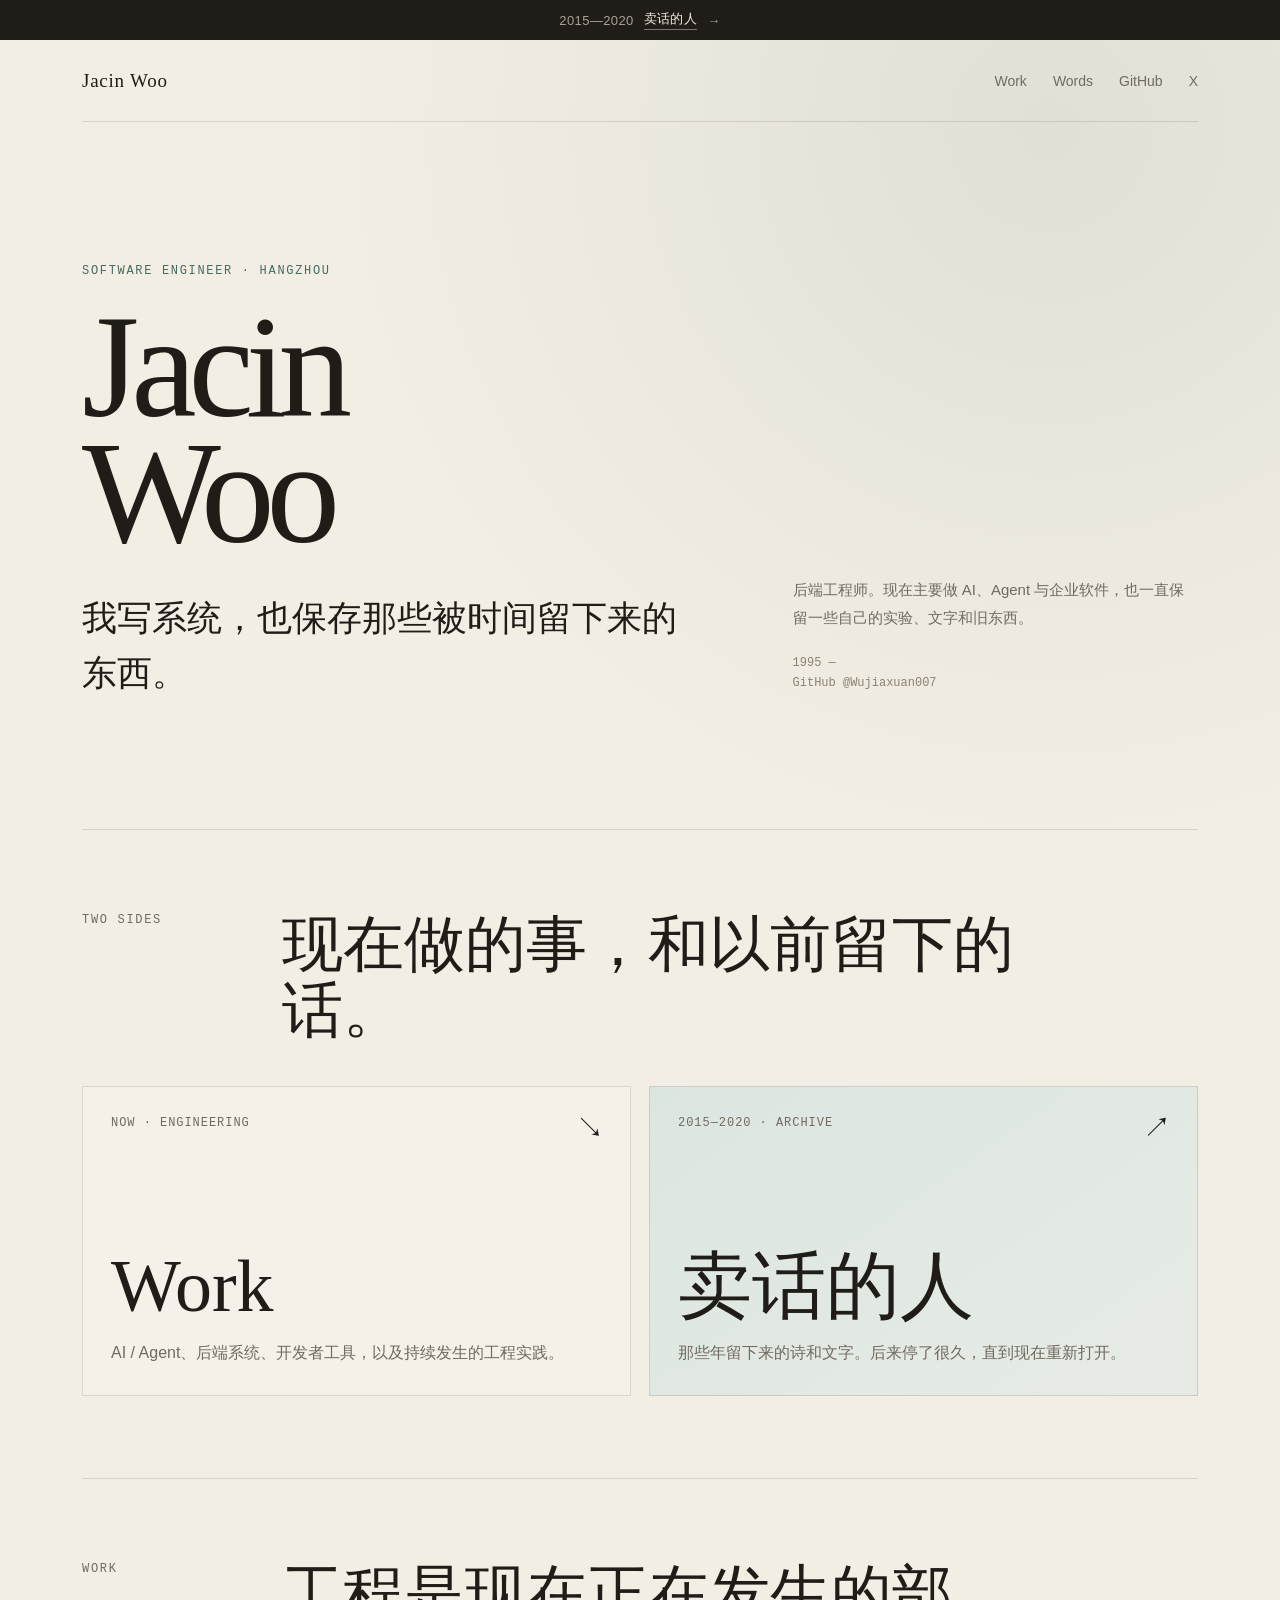
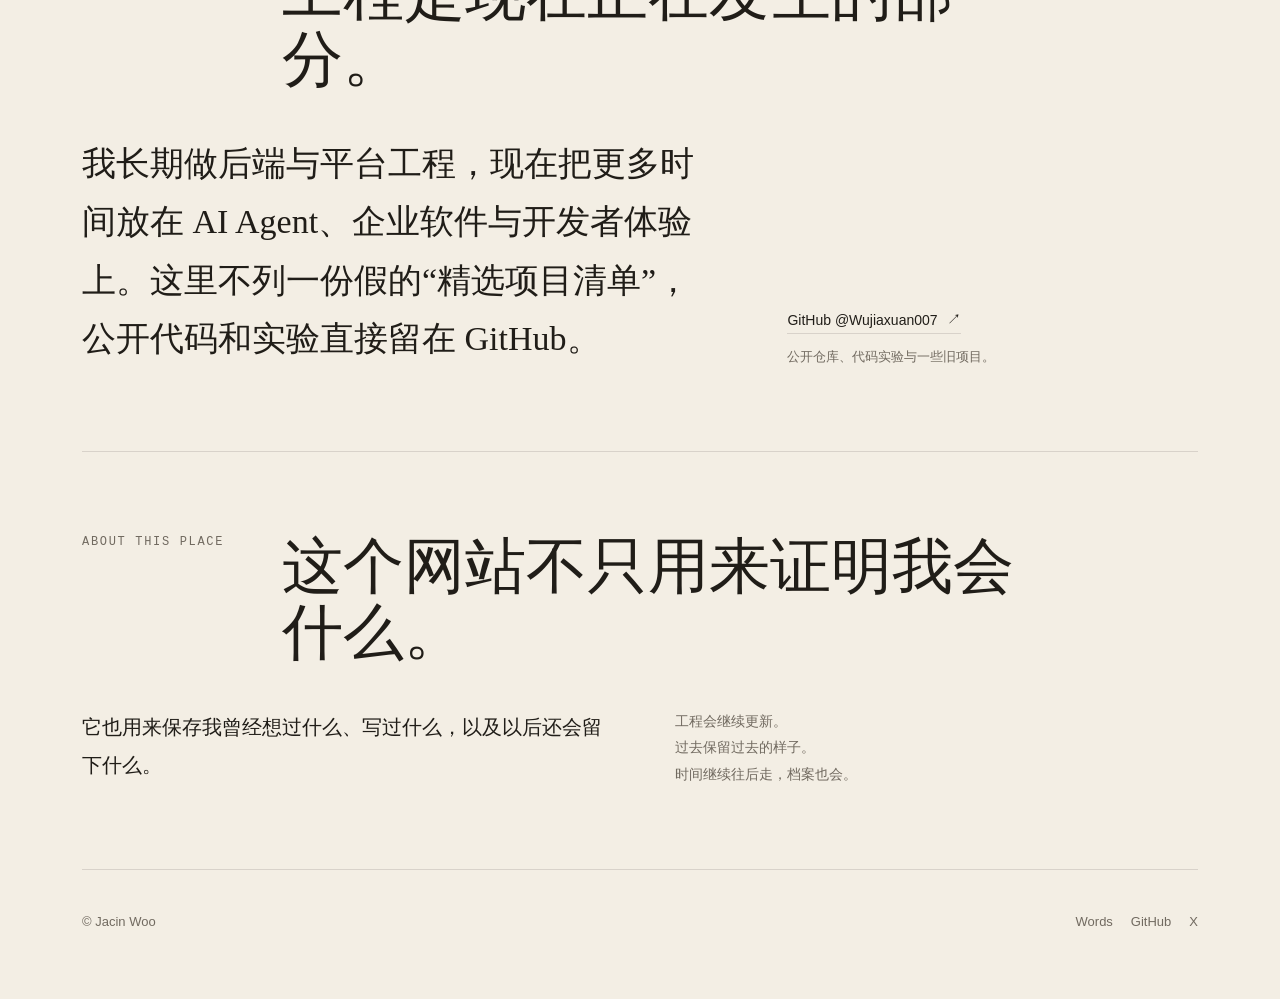
<file: index.html>
<!doctype html>
<html lang="zh-CN">
<head>
  <meta charset="utf-8" />
  <meta name="viewport" content="width=device-width,initial-scale=1" />
  <meta name="description" content="Jacin Woo 的个人主页。工程、文字，以及一些被时间留下来的东西。" />
  <meta property="og:title" content="Jacin Woo" />
  <meta property="og:description" content="工程、文字，以及一些被时间留下来的东西。" />
  <meta property="og:type" content="website" />
  <meta property="og:image" content="/og.png" />
  <title>Jacin Woo</title>
  <link rel="icon" href="/favicon.svg" />
  <style>
    :root{--paper:#f3eee4;--paper-2:#e9e1d3;--ink:#201d18;--muted:#716a60;--line:rgba(32,29,24,.13);--green:#456b61;--green-soft:#dce6e1;--serif:"Songti SC","STSong","Noto Serif SC",Georgia,serif;--sans:Inter,"PingFang SC","Microsoft YaHei",Arial,sans-serif;--mono:"SFMono-Regular",Consolas,monospace}
    *{box-sizing:border-box}html{scroll-behavior:smooth}body{margin:0;background:radial-gradient(circle at 82% 5%,rgba(77,111,101,.11),transparent 27%),var(--paper);color:var(--ink);font-family:var(--sans);-webkit-font-smoothing:antialiased}a{color:inherit;text-decoration:none}.archive-strip{display:flex;justify-content:center;align-items:center;gap:10px;min-height:40px;padding:8px 18px;background:var(--ink);color:var(--paper);font-size:13px;letter-spacing:.03em}.archive-strip span{opacity:.64}.archive-strip a{border-bottom:1px solid rgba(243,238,228,.42);padding-bottom:1px}.shell{max-width:1180px;margin:0 auto;padding:0 32px}.nav{height:82px;display:flex;align-items:center;justify-content:space-between;border-bottom:1px solid var(--line)}.name{font-family:var(--serif);font-size:19px;letter-spacing:.04em}.navlinks{display:flex;align-items:center;gap:26px;color:var(--muted);font-size:14px}.navlinks a:hover{color:var(--ink)}.hero{padding:clamp(86px,11vw,158px) 0 clamp(88px,10vw,142px)}.hero-grid{display:grid;grid-template-columns:minmax(0,1.2fr) minmax(260px,.8fr);gap:clamp(44px,8vw,116px);align-items:end}.eyebrow{margin:0 0 24px;color:var(--green);font:12px/1.4 var(--mono);letter-spacing:.14em;text-transform:uppercase}h1{font-family:var(--serif);font-weight:400;font-size:clamp(70px,11.5vw,150px);line-height:.86;letter-spacing:-.055em;margin:0}.hero-copy{max-width:720px;margin:34px 0 0;font-family:var(--serif);font-size:clamp(22px,2.8vw,35px);line-height:1.58}.hero-side{padding-bottom:8px}.hero-side p{margin:0;color:var(--muted);font-size:15px;line-height:1.9}.hero-side .small{margin-top:20px;font:12px/1.7 var(--mono);color:#8a8175}.section{padding:82px 0;border-top:1px solid var(--line)}.section-head{display:grid;grid-template-columns:170px 1fr;gap:30px;margin-bottom:42px}.section-kicker{font:12px/1.4 var(--mono);letter-spacing:.14em;color:var(--muted);text-transform:uppercase}.section-title{font-family:var(--serif);font-weight:400;font-size:clamp(34px,5vw,61px);line-height:1.08;margin:0;max-width:790px}.doors{display:grid;grid-template-columns:1fr 1fr;gap:18px}.door{position:relative;min-height:310px;border:1px solid var(--line);padding:28px;display:flex;flex-direction:column;justify-content:space-between;transition:.22s ease;background:rgba(255,255,255,.16)}.door:hover{transform:translateY(-3px);background:rgba(255,255,255,.4)}.door.words{background:linear-gradient(145deg,var(--green-soft),#e7ebe5)}.door .meta{font:12px/1.4 var(--mono);color:var(--muted);letter-spacing:.08em}.door h3{font-family:var(--serif);font-weight:400;font-size:clamp(42px,6vw,74px);line-height:1;margin:0 0 16px}.door p{max-width:480px;color:var(--muted);line-height:1.75;margin:0}.door .arrow{font-size:28px;position:absolute;right:26px;top:22px}.work-note{display:grid;grid-template-columns:minmax(0,1.2fr) minmax(240px,.8fr);gap:clamp(36px,7vw,100px);align-items:end}.work-note p{margin:0;font-family:var(--serif);font-size:clamp(22px,2.8vw,34px);line-height:1.72}.work-links{display:flex;flex-direction:column;gap:12px;align-items:flex-start}.work-links a{display:inline-flex;align-items:center;gap:9px;padding-bottom:4px;border-bottom:1px solid var(--line);font-size:14px}.work-links small{color:var(--muted);line-height:1.7}.about-grid{display:grid;grid-template-columns:1fr 1fr;gap:70px}.about-grid p{margin:0;font-family:var(--serif);font-size:20px;line-height:1.9}.about-grid .facts{font-family:var(--sans);font-size:14px;color:var(--muted);line-height:1.9}.footer{padding:44px 0 70px;border-top:1px solid var(--line);display:flex;justify-content:space-between;gap:24px;color:var(--muted);font-size:13px}.footer-links{display:flex;gap:18px}@media(max-width:780px){.shell{padding:0 20px}.nav{height:70px}.navlinks{gap:16px}.navlinks .optional{display:none}.hero{padding:72px 0 82px}.hero-grid,.work-note{grid-template-columns:1fr;gap:46px}.hero-copy{margin-top:28px}.section{padding:62px 0}.section-head{grid-template-columns:1fr;gap:14px}.doors{grid-template-columns:1fr}.door{min-height:250px}.about-grid{grid-template-columns:1fr;gap:34px}.footer{flex-direction:column}.archive-strip{justify-content:flex-start;overflow:hidden;white-space:nowrap}}
  </style>
</head>
<body>
  <div class="archive-strip">
    <span>2015—2020</span>
    <a href="/words/">卖话的人</a>
    <span>→</span>
  </div>

  <div class="shell">
    <nav class="nav" aria-label="Primary navigation">
      <a class="name" href="/">Jacin Woo</a>
      <div class="navlinks">
        <a href="#work">Work</a>
        <a href="/words/">Words</a>
        <a class="optional" href="https://github.com/Wujiaxuan007">GitHub</a>
        <a class="optional" href="https://x.com/JsonWoo">X</a>
      </div>
    </nav>

    <main>
      <section class="hero">
        <div class="hero-grid">
          <div>
            <p class="eyebrow">Software engineer · Hangzhou</p>
            <h1>Jacin<br>Woo</h1>
            <p class="hero-copy">我写系统，也保存那些被时间留下来的东西。</p>
          </div>
          <div class="hero-side">
            <p>后端工程师。现在主要做 AI、Agent 与企业软件，也一直保留一些自己的实验、文字和旧东西。</p>
            <p class="small">1995 —<br>GitHub @Wujiaxuan007</p>
          </div>
        </div>
      </section>

      <section class="section" aria-labelledby="two-sides">
        <div class="section-head">
          <div class="section-kicker">Two sides</div>
          <h2 class="section-title" id="two-sides">现在做的事，和以前留下的话。</h2>
        </div>
        <div class="doors">
          <a class="door" href="#work">
            <span class="arrow">↘</span>
            <div class="meta">NOW · ENGINEERING</div>
            <div><h3>Work</h3><p>AI / Agent、后端系统、开发者工具，以及持续发生的工程实践。</p></div>
          </a>
          <a class="door words" href="/words/">
            <span class="arrow">↗</span>
            <div class="meta">2015—2020 · ARCHIVE</div>
            <div><h3>卖话的人</h3><p>那些年留下来的诗和文字。后来停了很久，直到现在重新打开。</p></div>
          </a>
        </div>
      </section>

      <section class="section" id="work" aria-labelledby="work-title">
        <div class="section-head">
          <div class="section-kicker">Work</div>
          <h2 class="section-title" id="work-title">工程是现在正在发生的部分。</h2>
        </div>
        <div class="work-note">
          <p>我长期做后端与平台工程，现在把更多时间放在 AI Agent、企业软件与开发者体验上。这里不列一份假的“精选项目清单”，公开代码和实验直接留在 GitHub。</p>
          <div class="work-links">
            <a href="https://github.com/Wujiaxuan007">GitHub @Wujiaxuan007 <span>↗</span></a>
            <small>公开仓库、代码实验与一些旧项目。</small>
          </div>
        </div>
      </section>

      <section class="section" aria-labelledby="about-title">
        <div class="section-head">
          <div class="section-kicker">About this place</div>
          <h2 class="section-title" id="about-title">这个网站不只用来证明我会什么。</h2>
        </div>
        <div class="about-grid">
          <p>它也用来保存我曾经想过什么、写过什么，以及以后还会留下什么。</p>
          <p class="facts">工程会继续更新。<br>过去保留过去的样子。<br>时间继续往后走，档案也会。</p>
        </div>
      </section>
    </main>

    <footer class="footer">
      <div>© Jacin Woo</div>
      <div class="footer-links"><a href="/words/">Words</a><a href="https://github.com/Wujiaxuan007">GitHub</a><a href="https://x.com/JsonWoo">X</a></div>
    </footer>
  </div>
</body>
</html>
</file>
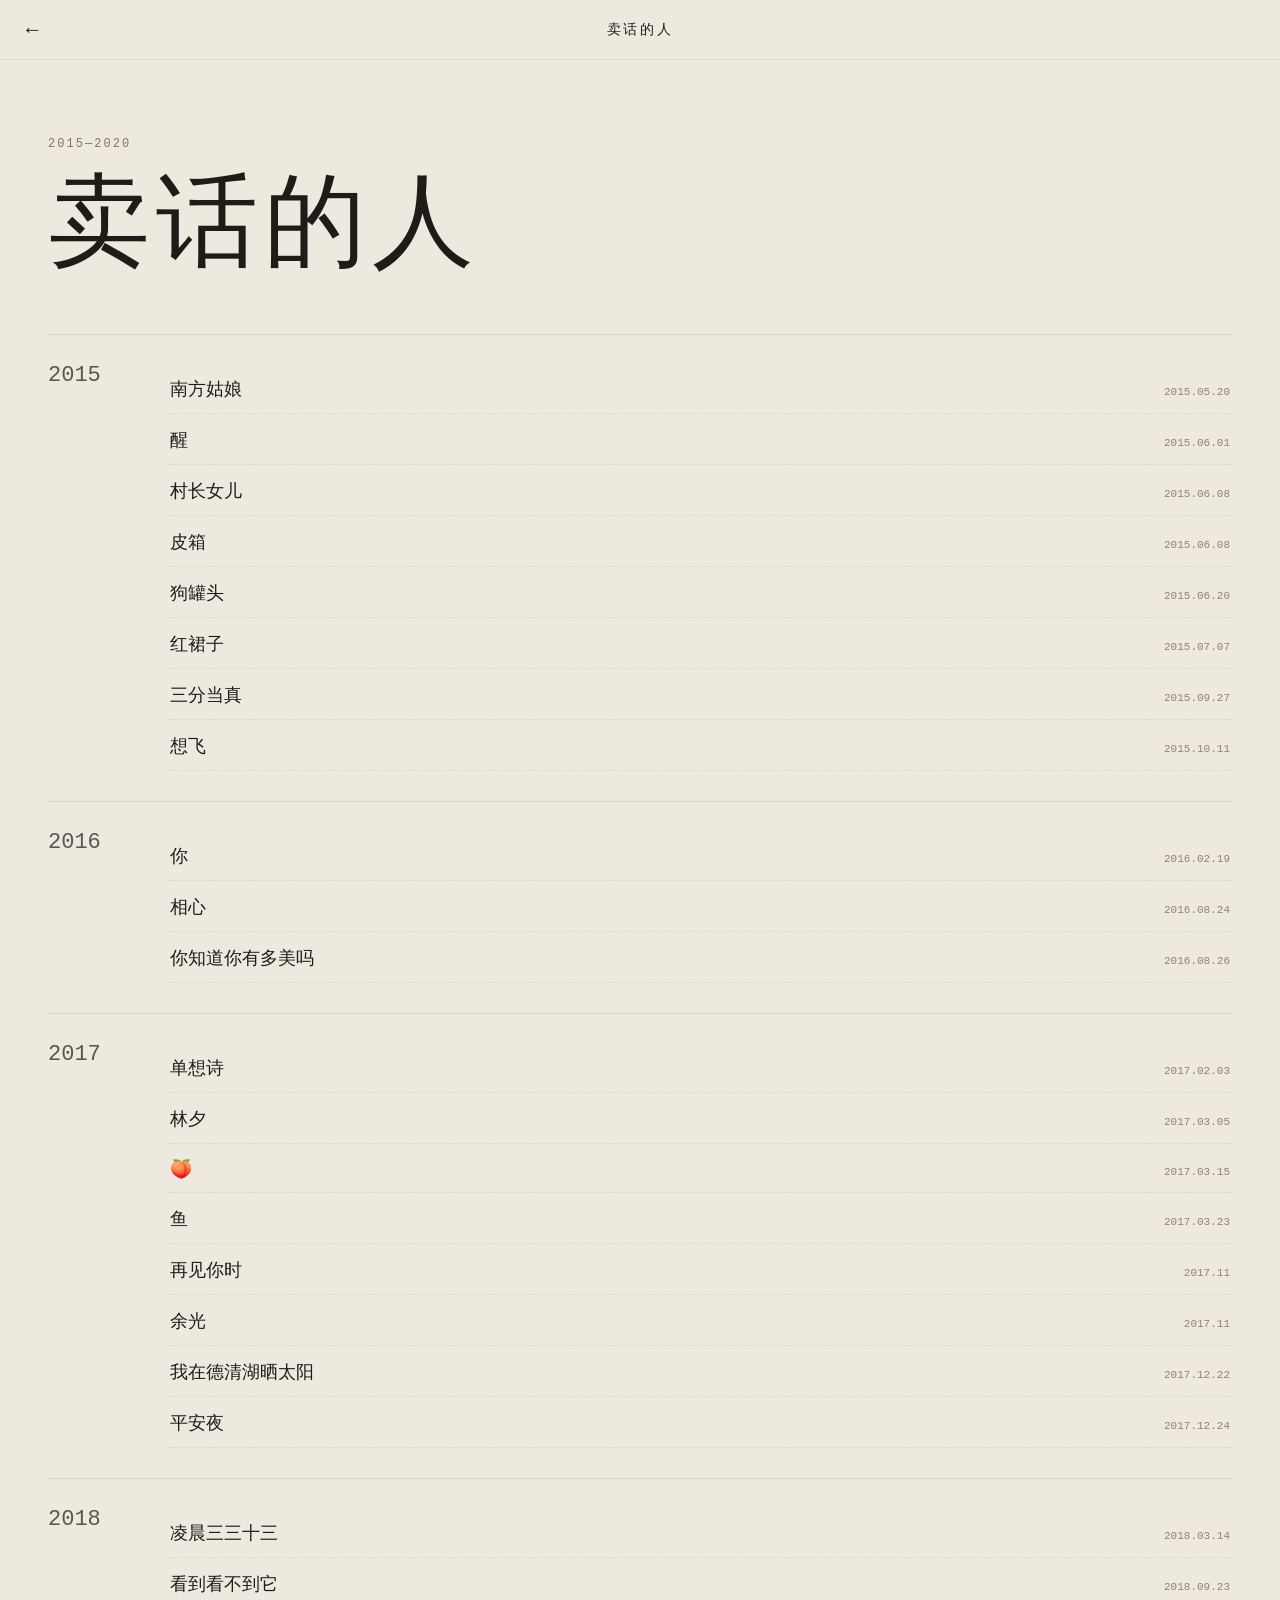
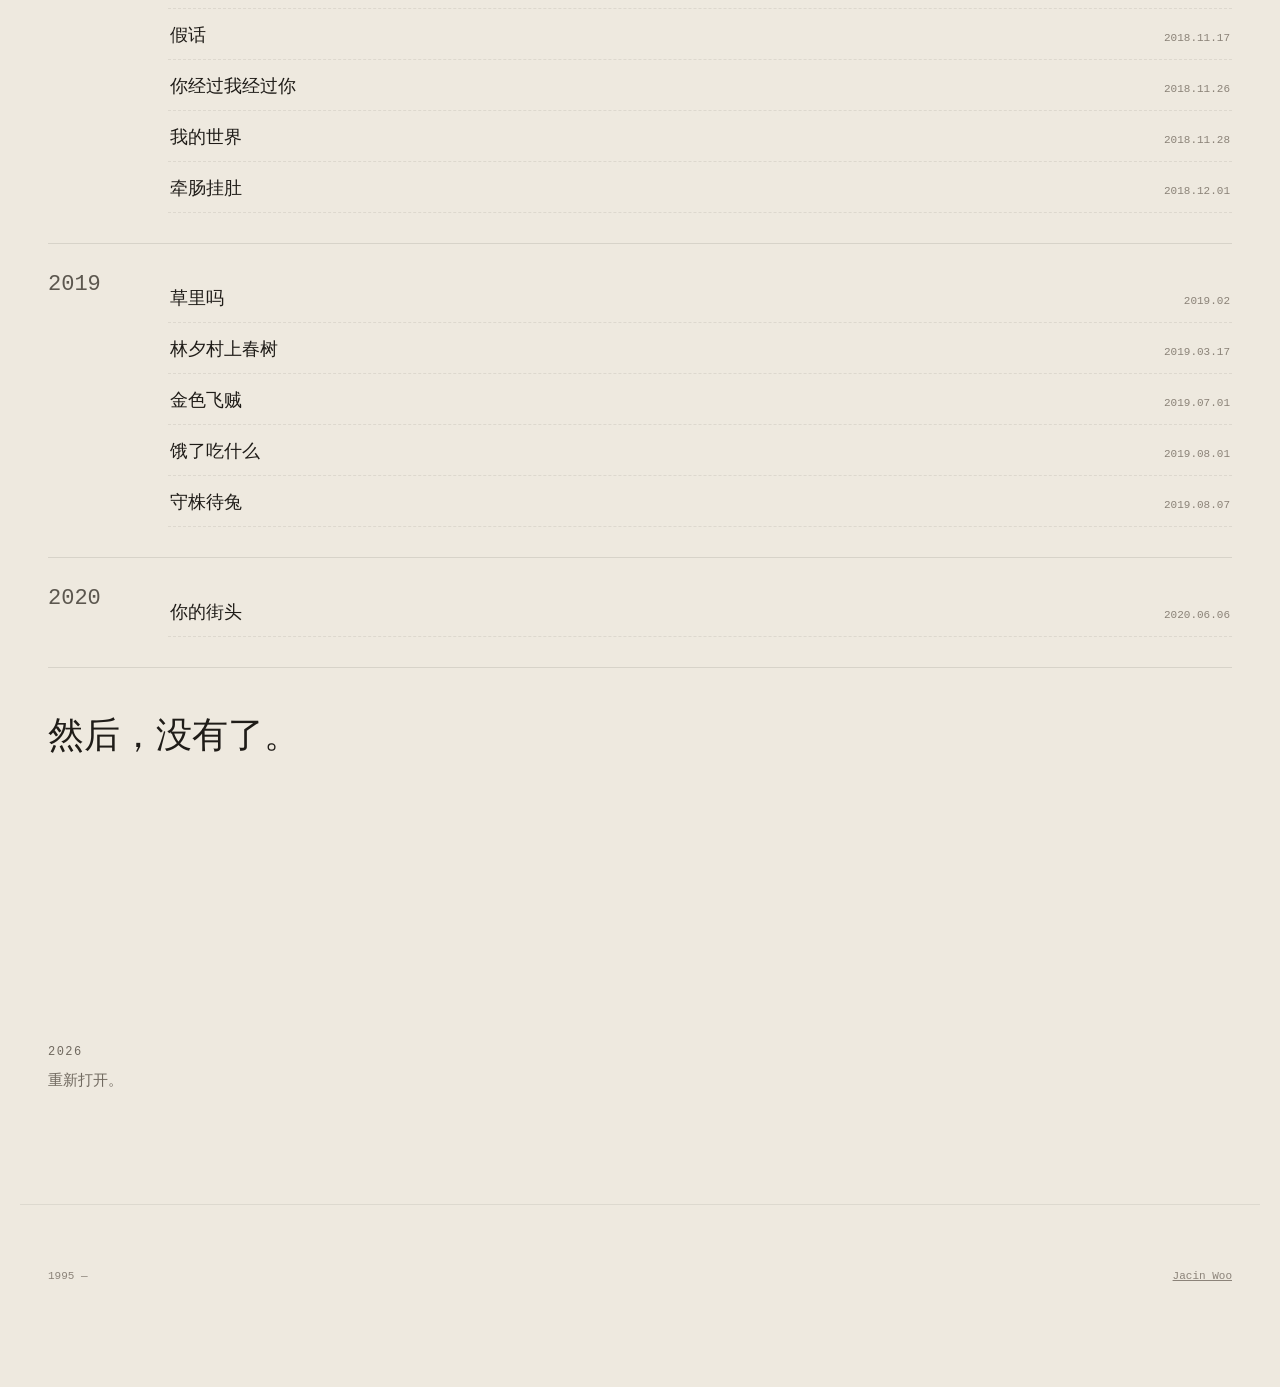
<file: words/index.html>
<!doctype html>
<html lang="zh-CN">
<head>
  <meta charset="utf-8" />
  <meta name="viewport" content="width=device-width,initial-scale=1" />
  <meta name="description" content="卖话的人 · 2015—2020 文字档案" />
  <title>卖话的人 · 2015—2020</title>
  <link rel="stylesheet" href="./styles.css" />
  <link rel="stylesheet" href="./reading.css" />
  <link rel="stylesheet" href="./stats.css?v=20260915-3" />
</head>
<body>
  <header class="masthead">
    <a class="back" href="/" aria-label="返回主页">←</a>
    <div class="brand">卖话的人</div>
    <button class="index-toggle" id="indexToggle" type="button" aria-expanded="false">目录</button>
  </header>

  <main>
    <section class="hero" id="top">
      <p class="eyebrow">2015—2020</p>
      <h1>卖话的人</h1>
    </section>

    <section class="archive-layout" aria-label="作品档案">
      <div class="catalog-pane">
        <section class="timeline" id="timeline" aria-label="作品时间线"></section>
        <section class="afterword" aria-label="时间线结尾">
          <p class="then">然后，没有了。</p>
          <div class="silence" aria-hidden="true"></div>
          <p class="reopen"><span>2026</span>重新打开。</p>
        </section>
      </div>

      <section class="reader" id="reader" aria-live="polite"></section>
    </section>

    <footer class="footer">
      <p>1995 —</p>
      <p><a href="/">Jacin Woo</a></p>
    </footer>
  </main>

  <aside class="drawer" id="drawer" aria-hidden="true">
    <div class="drawer-head">
      <strong>作品目录</strong>
      <button id="drawerClose" type="button" aria-label="关闭目录">×</button>
    </div>
    <nav id="drawerList"></nav>
  </aside>
  <div class="scrim" id="scrim" hidden></div>

  <script src="./app.js"></script>
  <script src="./source-audit.js"></script>
  <script src="./stats.js?v=20260915-4"></script>
  <script>
    const desktopReading = window.matchMedia('(min-width: 901px)');
    let catalogPageScroll = 0;

    function markActiveWork(id) {
      document.querySelectorAll('[data-id].is-active').forEach(el => el.classList.remove('is-active'));
      if (!id) return;
      document.querySelectorAll(`[data-id="${CSS.escape(id)}"]`).forEach(el => el.classList.add('is-active'));
    }

    function enterReading(id, push = true) {
      if (!id) return;
      const firstDesktopOpen = desktopReading.matches && !document.body.classList.contains('reading');
      if (firstDesktopOpen) catalogPageScroll = window.scrollY;

      document.body.classList.add('reading');
      const originalScrollIntoView = reader.scrollIntoView;
      reader.scrollIntoView = function () {};
      showWork(id, push);
      reader.scrollIntoView = originalScrollIntoView;
      markActiveWork(id);

      if (desktopReading.matches) {
        requestAnimationFrame(() => {
          window.scrollTo(0, 0);
          reader.scrollTop = 0;
          const active = document.querySelector('.catalog-pane [data-id].is-active');
          if (firstDesktopOpen && active) {
            active.scrollIntoView({block:'center', inline:'nearest'});
          }
        });
      } else {
        document.querySelector('#reader').scrollIntoView({behavior:'smooth', block:'start'});
      }
    }

    function leaveReading(push = true) {
      const wasDesktop = desktopReading.matches;
      document.body.classList.remove('reading');
      markActiveWork(null);
      if (push) history.pushState({}, '', location.pathname);

      if (wasDesktop) {
        requestAnimationFrame(() => window.scrollTo({top: catalogPageScroll, behavior:'auto'}));
      } else {
        document.querySelector('#top').scrollIntoView({behavior:'smooth', block:'start'});
      }
    }

    document.addEventListener('click', function (event) {
      const link = event.target.closest('[data-id]');
      if (link) {
        event.preventDefault();
        event.stopImmediatePropagation();
        enterReading(link.dataset.id, true);
        return;
      }

      const action = event.target.closest('[data-action="back"]');
      if (action) {
        event.preventDefault();
        event.stopImmediatePropagation();
        leaveReading(true);
      }
    }, true);

    window.addEventListener('popstate', function () {
      const id = location.hash.slice(1);
      if (id) enterReading(id, false);
      else leaveReading(false);
    });

    const initialId = location.hash.slice(1);
    if (initialId) enterReading(initialId, false);
  </script>
</body>
</html>
</file>
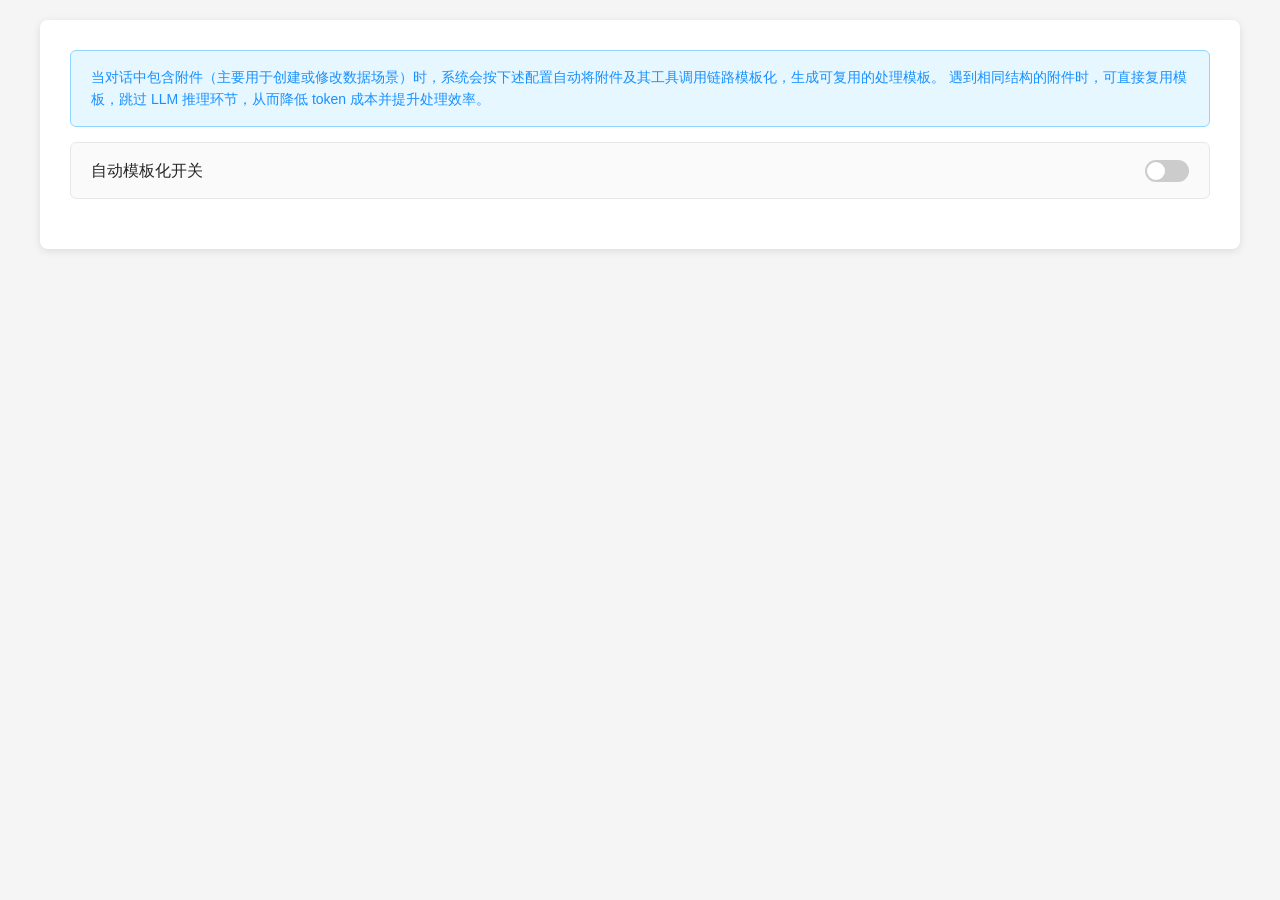
<file: attachment_template_config.html>
<!DOCTYPE html>
<html lang="zh-CN">
<head>
    <meta charset="UTF-8">
    <meta name="viewport" content="width=device-width, initial-scale=1.0">
    <title>附件自动模板化配置</title>
    <style>
        * {
            margin: 0;
            padding: 0;
            box-sizing: border-box;
        }

        body {
            font-family: -apple-system, BlinkMacSystemFont, 'Segoe UI', 'PingFang SC', 'Hiragino Sans GB', 'Microsoft YaHei', 'Helvetica Neue', Helvetica, Arial, sans-serif;
            background: #f5f5f5;
            color: #333;
            line-height: 1.6;
            padding: 20px;
        }

        .container {
            max-width: 1200px;
            margin: 0 auto;
            background: white;
            border-radius: 8px;
            box-shadow: 0 2px 8px rgba(0, 0, 0, 0.1);
            padding: 30px;
        }

        .function-description {
            padding: 15px 20px;
            background: #e6f7ff;
            border: 1px solid #91d5ff;
            border-radius: 6px;
            margin-bottom: 15px;
        }

        .function-description-text {
            font-size: 14px;
            color: #1890ff;
            font-weight: 500;
            line-height: 1.6;
        }

        .switch-container {
            display: flex;
            align-items: center;
            justify-content: space-between;
            padding: 15px 20px;
            background: #fafafa;
            border: 1px solid #e8e8e8;
            border-radius: 6px;
            margin-bottom: 20px;
        }

        .switch-label {
            font-size: 16px;
            font-weight: 500;
            color: #262626;
        }

        .switch {
            position: relative;
            display: inline-block;
            width: 44px;
            height: 22px;
        }

        .switch input {
            opacity: 0;
            width: 0;
            height: 0;
        }

        .slider {
            position: absolute;
            cursor: pointer;
            top: 0;
            left: 0;
            right: 0;
            bottom: 0;
            background-color: #ccc;
            transition: .4s;
            border-radius: 22px;
        }

        .slider:before {
            position: absolute;
            content: "";
            height: 18px;
            width: 18px;
            left: 2px;
            bottom: 2px;
            background-color: white;
            transition: .4s;
            border-radius: 50%;
        }

        input:checked + .slider {
            background-color: #1890ff;
        }

        input:checked + .slider:before {
            transform: translateX(22px);
        }

        .config-content-wrapper {
            display: none;
        }

        .config-content-wrapper.show {
            display: block;
        }

        .section {
            margin-bottom: 40px;
        }

        .section-title {
            font-size: 18px;
            font-weight: 600;
            margin-bottom: 20px;
            color: #1a1a1a;
            display: flex;
            align-items: center;
            gap: 10px;
        }

        .section-title .tooltip {
            width: 450px;
            bottom: auto;
            top: calc(100% + 8px);
        }

        .section-title .tooltip::after {
            top: auto;
            bottom: 100%;
            border-top-color: transparent;
            border-bottom-color: #333;
        }

        .section-title::before {
            content: '';
            width: 4px;
            height: 18px;
            background: #1890ff;
            border-radius: 2px;
        }

        .section-subtitle {
            font-size: 16px;
            font-weight: 500;
            margin-bottom: 15px;
            color: #595959;
            margin-top: 25px;
        }

        .config-group {
            background: #fafafa;
            border: 1px solid #e8e8e8;
            border-radius: 6px;
            padding: 20px;
            margin-bottom: 20px;
        }

        .config-item {
            display: flex;
            align-items: center;
            margin-bottom: 20px;
            padding-bottom: 20px;
            border-bottom: 1px solid #f0f0f0;
        }

        .config-item:last-child {
            margin-bottom: 0;
            padding-bottom: 0;
            border-bottom: none;
        }

        .config-label {
            flex: 0 0 auto;
            min-width: 240px;
            font-weight: 500;
            color: #262626;
            margin-right: 20px;
            white-space: nowrap;
        }

        .config-label .required {
            color: #ff4d4f;
            margin-left: 4px;
        }

        .config-content {
            flex: 1;
            display: flex;
            align-items: center;
            gap: 12px;
        }

        .config-description {
            display: none;
        }

        .help-icon {
            display: inline-block;
            width: 16px;
            height: 16px;
            line-height: 16px;
            text-align: center;
            border-radius: 50%;
            background: #e6f7ff;
            color: #1890ff;
            font-size: 12px;
            cursor: help;
            margin-left: 6px;
            vertical-align: middle;
            position: relative;
        }

        .help-icon:hover .tooltip {
            visibility: visible;
            opacity: 1;
        }

        .tooltip {
            visibility: hidden;
            opacity: 0;
            position: absolute;
            bottom: calc(100% + 8px);
            left: 50%;
            transform: translateX(-50%);
            background-color: #333;
            color: #fff;
            text-align: left;
            padding: 10px 12px;
            border-radius: 6px;
            font-size: 13px;
            white-space: normal;
            width: 320px;
            max-width: 90vw;
            z-index: 1000;
            transition: opacity 0.3s, visibility 0.3s;
            box-shadow: 0 2px 8px rgba(0, 0, 0, 0.15);
            line-height: 1.6;
            word-wrap: break-word;
        }

        .tooltip::after {
            content: "";
            position: absolute;
            top: 100%;
            left: 50%;
            transform: translateX(-50%);
            border: 6px solid transparent;
            border-top-color: #333;
        }

        .help-icon {
            position: relative;
        }

        .config-input-group {
            display: flex;
            align-items: center;
            gap: 10px;
        }

        input[type="number"] {
            width: 150px;
            padding: 8px 12px;
            border: 1px solid #d9d9d9;
            border-radius: 4px;
            font-size: 14px;
            transition: all 0.3s;
        }

        input[type="number"]:focus {
            outline: none;
            border-color: #1890ff;
            box-shadow: 0 0 0 2px rgba(24, 144, 255, 0.2);
        }

        .config-unit {
            color: #8c8c8c;
            font-size: 14px;
        }


        .tips-box {
            background: #e6f7ff;
            border: 1px solid #91d5ff;
            border-radius: 6px;
            padding: 15px;
            margin-top: 10px;
            margin-bottom: 20px;
        }

        .tips-title {
            font-weight: 600;
            color: #0050b3;
            margin-bottom: 10px;
            display: flex;
            align-items: center;
            gap: 8px;
        }

        .tips-title::before {
            content: '💡';
            font-size: 16px;
        }

        .tips-content {
            color: #0050b3;
            font-size: 14px;
            line-height: 1.8;
        }

        .tips-content ul {
            margin-left: 20px;
            margin-top: 8px;
        }

        .tips-content li {
            margin-bottom: 6px;
        }

        .divider {
            height: 1px;
            background: #e8e8e8;
            margin: 30px 0;
        }

        .button-group {
            display: flex;
            justify-content: flex-end;
            gap: 12px;
            margin-top: 30px;
            padding-top: 20px;
            border-top: 1px solid #e8e8e8;
        }

        button {
            padding: 8px 24px;
            border: none;
            border-radius: 4px;
            font-size: 14px;
            cursor: pointer;
            transition: all 0.3s;
        }

        .btn-primary {
            background: #1890ff;
            color: white;
        }

        .btn-primary:hover {
            background: #40a9ff;
        }

        .btn-default {
            background: white;
            color: #262626;
            border: 1px solid #d9d9d9;
        }

        .btn-default:hover {
            border-color: #40a9ff;
            color: #40a9ff;
        }

    </style>
</head>
<body>
    <div class="container">
        <!-- 功能描述 -->
        <div class="function-description">
            <div class="function-description-text">当对话中包含附件（主要用于创建或修改数据场景）时，系统会按下述配置自动将附件及其工具调用链路模板化，生成可复用的处理模板。
                遇到相同结构的附件时，可直接复用模板，跳过 LLM 推理环节，从而降低 token 成本并提升处理效率。</div>
        </div>

        <!-- 总开关 -->
        <div class="switch-container">
            <span class="switch-label">自动模板化开关</span>
            <label class="switch">
                <input type="checkbox" id="mainSwitch" onchange="toggleConfig()">
                <span class="slider"></span>
            </label>
        </div>

        <!-- 配置内容 -->
        <div class="config-content-wrapper" id="configContent">
        <!-- 一、附件和调用链路模板化触发保存条件 -->
        <div class="section">
            <div class="section-title">
                调用链路模板化触发保存条件
                <span class="help-icon">?
                    <span class="tooltip">
                        表格附件 vs 非表格附件的区别：<br><br>
                        <strong>表格附件（Excel等）：</strong><br>
                        结构清晰，可直接读取列名和数据结构，处理效率高，适合将附件和调用链路模板化。<br><br>
                        <strong>非表格附件（PDF/图片/文档等）：</strong><br>
                        需要调用 LLM 提取结构信息，处理成本较高。对于简单任务，模板化的优化效果有限，因此需要更高的触发阈值（≥2次工具调用）才保存为临时模板，避免为简单任务创建不必要的模板。
                    </span>
                </span>
            </div>
            <!-- <div class="section-subtitle">Attachment Handling Rules</div> -->
            
            <div class="config-group">
                <div class="config-item">
                    <div class="config-label">
                        表格类附件触发条件
                        <span class="required">*</span>
                        <span class="help-icon">?
                            <span class="tooltip">说明：当上传的 <strong>表格附件</strong> 在处理过程中需要调用的工具数量 <strong>超过该值</strong> 时，系统会自动将附件和整个工具调用链路保存为临时模板。</span>
                        </span>
                    </div>
                    <div class="config-content">
                        <div class="config-input-group">
                            <input type="number" id="excel_tool_threshold" value="1" min="0" step="1">
                            <span class="config-unit">次</span>
                        </div>
                    </div>
                </div>

                <div class="config-item">
                    <div class="config-label">
                        非表格类附件触发条件
                        <span class="required">*</span>
                        <span class="help-icon">?
                            <span class="tooltip">说明：当附件为 <strong>非表格类型（PDF / 图片 / 文档等）</strong>，在处理过程中调用的工具数量 <strong>大于或等于该值</strong> 时，会自动将附件和整个工具调用链路保存为临时模板。</span>
                        </span>
                    </div>
                    <div class="config-content">
                        <div class="config-input-group">
                            <input type="number" id="non_excel_tool_threshold" value="2" min="0" step="1">
                            <span class="config-unit">次</span>
                        </div>
                    </div>
                </div>
            </div>
        </div>

        <div class="divider"></div>

        <!-- 二、临时模板转持久化策略 -->
        <div class="section">
            <div class="section-title">
                临时模板转持久化策略
                <span class="help-icon">?
                    <span class="tooltip">
                        临时模板用于观察附件和调用链路的处理模式，只有被多次使用的才会转为持久化模板，避免为一次性需求创建不必要的模板。
                    </span>
                </span>
            </div>
            <!-- <div class="section-subtitle">Temporary Template → Persistent Template Policy</div> -->
            
            <div class="config-group">
                <div class="config-item" style="align-items: flex-start;">
                    <div class="config-content" style="flex: 1; display: flex; align-items: center; gap: 12px; flex-wrap: wrap;">
                        <!-- <span class="required">*</span>
                        <span class="help-icon">?
                            <span class="tooltip">说明：在统计周期内，临时模板被使用的次数 <strong>超过该值</strong> 时，会自动转为持久化模板。统计周期内的使用次数将作为是否升级为持久化模板的依据。</span>
                        </span> -->
                        <div class="config-input-group" style="display: flex; align-items: center; gap: 8px; flex-wrap: wrap;">
                            <input type="number" id="temp_template_stat_days" value="15" min="1" step="1" style="width: 80px;">
                            <span>天内，临时模版使用次数超过</span>
                            <input type="number" id="temp_template_usage_threshold" value="3" min="1" step="1" style="width: 80px;">
                            <span>次自动持久化，不满足的会自动清理</span>
                        </div>
                    </div>
                </div>
            </div>
        </div>

        <div class="divider"></div>

        <!-- 三、持久化模板清理规则 -->
        <div class="section">
            <div class="section-title">持久化模板清理规则</div>
            <!-- <div class="section-subtitle">Persistent Template Cleanup Rules</div> -->
            
            <div class="config-group">
                <div class="config-item">
                    <div class="config-label">
                        不活跃自动清理天数
                        <span class="required">*</span>
                        <span class="help-icon">?
                            <span class="tooltip">说明：持久化模板在持续超过该天数未被使用时，会被系统自动清理，以减少旧模板对系统的干扰。</span>
                        </span>
                    </div>
                    <div class="config-content">
                        <div class="config-input-group">
                            <input type="number" id="persistent_template_expire_days" value="30" min="1" step="1">
                            <span class="config-unit">天</span>
                        </div>
                    </div>
                </div>
            </div>
        </div>

        <!-- 按钮组 -->
        <div class="button-group">
            <button class="btn-primary" onclick="saveConfig()">保存</button>
        </div>
        </div>
    </div>

    <script>
        // 切换配置显示/隐藏
        function toggleConfig() {
            const switchEl = document.getElementById('mainSwitch');
            const contentEl = document.getElementById('configContent');
            if (switchEl.checked) {
                contentEl.classList.add('show');
            } else {
                contentEl.classList.remove('show');
            }
        }

        // 保存配置
        function saveConfig() {
            const config = {
                excel_tool_threshold: parseInt(document.getElementById('excel_tool_threshold').value),
                non_excel_tool_threshold: parseInt(document.getElementById('non_excel_tool_threshold').value),
                temp_template_usage_threshold: parseInt(document.getElementById('temp_template_usage_threshold').value),
                temp_template_stat_days: parseInt(document.getElementById('temp_template_stat_days').value),
                persistent_template_expire_days: parseInt(document.getElementById('persistent_template_expire_days').value)
            };

            // 验证配置
            if (config.excel_tool_threshold < 0 || 
                config.non_excel_tool_threshold < 0 ||
                config.temp_template_usage_threshold < 1 ||
                config.temp_template_stat_days < 1 ||
                config.persistent_template_expire_days < 1) {
                alert('请检查配置项，确保所有值都符合要求！');
                return;
            }

            // 这里可以调用 API 保存配置
            console.log('保存配置:', config);
            
            // 示例：发送到后端 API
            // fetch('/api/ai/template-config', {
            //     method: 'POST',
            //     headers: {
            //         'Content-Type': 'application/json',
            //     },
            //     body: JSON.stringify(config)
            // })
            // .then(response => response.json())
            // .then(data => {
            //     alert('配置保存成功！');
            // })
            // .catch(error => {
            //     console.error('Error:', error);
            //     alert('配置保存失败，请重试！');
            // });

            alert('配置保存成功！\n\n' + JSON.stringify(config, null, 2));
        }

        // 重置表单
        function resetForm() {
            if (confirm('确定要重置所有配置为默认值吗？')) {
                document.getElementById('excel_tool_threshold').value = 1;
                document.getElementById('non_excel_tool_threshold').value = 2;
                document.getElementById('temp_template_usage_threshold').value = 3;
                document.getElementById('temp_template_stat_days').value = 15;
                document.getElementById('persistent_template_expire_days').value = 30;
            }
        }

        // 页面加载时，可以从后端获取配置
        window.addEventListener('DOMContentLoaded', function() {
            // 默认关闭状态
            const switchEl = document.getElementById('mainSwitch');
            switchEl.checked = false;
            toggleConfig();
            
            // 示例：从后端加载配置
            // fetch('/api/ai/template-config')
            //     .then(response => response.json())
            //     .then(data => {
            //         if (data.success && data.data) {
            //             const config = data.data;
            //             document.getElementById('mainSwitch').checked = config.enabled || false;
            //             toggleConfig();
            //             document.getElementById('excel_tool_threshold').value = config.excel_tool_threshold || 1;
            //             document.getElementById('non_excel_tool_threshold').value = config.non_excel_tool_threshold || 2;
            //             document.getElementById('temp_template_usage_threshold').value = config.temp_template_usage_threshold || 3;
            //             document.getElementById('temp_template_stat_days').value = config.temp_template_stat_days || 15;
            //             document.getElementById('persistent_template_expire_days').value = config.persistent_template_expire_days || 30;
            //         }
            //     })
            //     .catch(error => {
            //         console.error('加载配置失败:', error);
            //     });
        });
    </script>
</body>
</html>
</file>
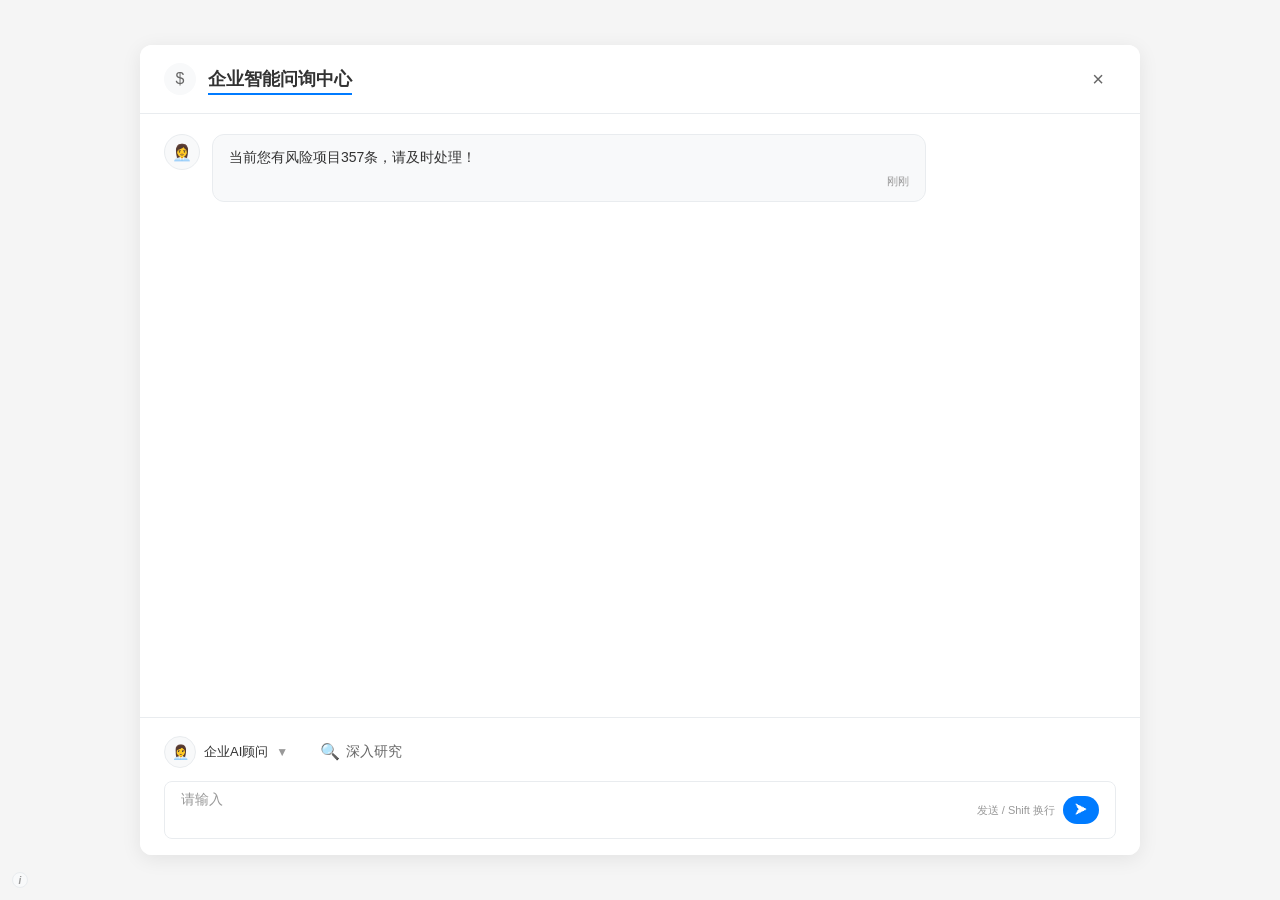
<file: enterprise_intelligent_inquiry_center.html>
<!DOCTYPE html>
<html lang="zh-CN">
<head>
    <meta charset="UTF-8">
    <meta name="viewport" content="width=device-width, initial-scale=1.0">
    <title>企业智能问询中心</title>
    <style>
        * {
            margin: 0;
            padding: 0;
            box-sizing: border-box;
        }

        body {
            font-family: -apple-system, BlinkMacSystemFont, 'Segoe UI', Roboto, sans-serif;
            background: #f5f5f5;
            height: 100vh;
            display: flex;
            align-items: center;
            justify-content: center;
            margin: 0;
            padding: 20px;
        }

        .chat-container {
            width: 100%;
            max-width: 1000px;
            height: 90vh;
            background: white;
            border-radius: 12px;
            box-shadow: 0 4px 20px rgba(0, 0, 0, 0.08);
            display: flex;
            flex-direction: column;
            overflow: hidden;
        }

        .header {
            background: white;
            color: #333;
            padding: 16px 24px;
            display: flex;
            align-items: center;
            justify-content: space-between;
            border-bottom: 1px solid #e9ecef;
            position: relative;
        }

        .header-left {
            display: flex;
            align-items: center;
            gap: 12px;
        }

        .header-icon {
            width: 32px;
            height: 32px;
            background: #f8f9fa;
            border-radius: 50%;
            display: flex;
            align-items: center;
            justify-content: center;
            font-size: 16px;
            color: #666;
        }

        .header-title {
            font-size: 18px;
            font-weight: 600;
            color: #333;
            position: relative;
        }

        .header-title::after {
            content: '';
            position: absolute;
            bottom: -4px;
            left: 0;
            width: 100%;
            height: 2px;
            background: #007bff;
        }

        .close-btn {
            background: none;
            border: none;
            color: #666;
            font-size: 20px;
            cursor: pointer;
            padding: 8px;
            border-radius: 50%;
            transition: background 0.3s;
            width: 36px;
            height: 36px;
            display: flex;
            align-items: center;
            justify-content: center;
        }

        .close-btn:hover {
            background: #f8f9fa;
        }

        .chat-body {
            flex: 1;
            display: flex;
            flex-direction: column;
            overflow: hidden;
        }

        .chat-messages {
            flex: 1;
            padding: 20px 24px;
            overflow-y: auto;
            background: white;
        }

        .message {
            margin-bottom: 16px;
            display: flex;
            gap: 12px;
            animation: fadeIn 0.3s ease-in;
        }

        @keyframes fadeIn {
            from { opacity: 0; transform: translateY(5px); }
            to { opacity: 1; transform: translateY(0); }
        }

        .message-avatar {
            width: 36px;
            height: 36px;
            border-radius: 50%;
            display: flex;
            align-items: center;
            justify-content: center;
            font-size: 16px;
            flex-shrink: 0;
        }

        .message-avatar.ai {
            background: #f8f9fa;
            color: #666;
            border: 1px solid #e9ecef;
            font-size: 16px;
        }

        .message-avatar.user {
            background: #007bff;
            color: white;
        }

        .message-content {
            flex: 1;
            max-width: 75%;
        }

        .message-bubble {
            background: #f8f9fa;
            padding: 12px 16px;
            border-radius: 12px;
            box-shadow: none;
            border: 1px solid #e9ecef;
            position: relative;
        }

        .message-bubble.ai {
            background: #f8f9fa;
            color: #333;
            border: 1px solid #e9ecef;
        }

        .message-bubble.user {
            background: #007bff;
            color: white;
            margin-left: auto;
            border: 1px solid #007bff;
        }

        .message-text {
            line-height: 1.5;
            font-size: 14px;
            color: #333;
        }

        .message-time {
            font-size: 11px;
            color: #999;
            margin-top: 6px;
            text-align: right;
        }

        .message-time.ai {
            color: #999;
        }

        /* 深度研究相关样式 */
        .deep-research-section {
            margin-top: 12px;
            border-top: 1px solid #e9ecef;
            padding-top: 12px;
        }

        .research-plan {
            background: #f8f9fa;
            border-radius: 8px;
            padding: 12px;
            margin-bottom: 12px;
            border: 1px solid #e9ecef;
        }

        .research-plan h4 {
            margin-bottom: 8px;
            font-size: 14px;
            font-weight: 600;
            color: #333;
        }

        .research-plan ul {
            list-style: none;
            padding-left: 0;
        }

        .research-plan li {
            padding: 4px 0;
            position: relative;
            padding-left: 16px;
            font-size: 13px;
            color: #666;
        }

        .research-plan li:before {
            content: "•";
            position: absolute;
            left: 0;
            color: #007bff;
        }

        .research-progress {
            background: #f8f9fa;
            border-radius: 8px;
            padding: 12px;
            margin-bottom: 12px;
            border: 1px solid #e9ecef;
        }

        .progress-steps {
            display: flex;
            justify-content: space-between;
            margin-bottom: 12px;
        }

        .progress-step {
            display: flex;
            flex-direction: column;
            align-items: center;
            flex: 1;
            position: relative;
        }

        .progress-step:not(:last-child):after {
            content: "";
            position: absolute;
            top: 12px;
            left: 50%;
            width: 100%;
            height: 2px;
            background: #e9ecef;
            z-index: 1;
        }

        .step-circle {
            width: 24px;
            height: 24px;
            border-radius: 50%;
            background: #e9ecef;
            display: flex;
            align-items: center;
            justify-content: center;
            font-size: 11px;
            color: #666;
            position: relative;
            z-index: 2;
            transition: all 0.2s;
        }

        .step-circle.active {
            background: #007bff;
            color: white;
        }

        .step-circle.completed {
            background: #28a745;
            color: white;
        }

        .step-label {
            font-size: 11px;
            margin-top: 4px;
            text-align: center;
            color: #666;
        }

        .progress-bar {
            width: 100%;
            height: 4px;
            background: #e9ecef;
            border-radius: 2px;
            overflow: hidden;
        }

        .progress-fill {
            height: 100%;
            background: #007bff;
            border-radius: 2px;
            transition: width 0.3s ease;
            width: 0%;
        }

        .research-actions {
            display: flex;
            gap: 8px;
            margin-top: 12px;
        }

        .action-btn {
            padding: 8px 16px;
            border: none;
            border-radius: 16px;
            font-size: 13px;
            font-weight: 500;
            cursor: pointer;
            transition: all 0.2s;
            display: flex;
            align-items: center;
            gap: 6px;
        }

        .btn-primary {
            background: #007bff;
            color: white;
        }

        .btn-primary:hover {
            background: #0056b3;
        }

        .btn-secondary {
            background: #f8f9fa;
            color: #333;
            border: 1px solid #e9ecef;
        }

        .btn-secondary:hover {
            background: #e9ecef;
        }

        .research-results {
            background: #f8f9fa;
            border-radius: 8px;
            padding: 12px;
            margin-top: 12px;
            max-height: 250px;
            overflow-y: auto;
            border: 1px solid #e9ecef;
        }

        .results-header {
            display: flex;
            justify-content: space-between;
            align-items: center;
            margin-bottom: 12px;
        }

        .results-title {
            font-size: 14px;
            font-weight: 600;
            color: #333;
        }

        .toggle-btn {
            background: none;
            border: none;
            color: #666;
            cursor: pointer;
            font-size: 16px;
            padding: 4px;
        }

        .results-content {
            display: none;
        }

        .results-content.show {
            display: block;
        }

        .result-item {
            background: white;
            border-radius: 6px;
            padding: 10px;
            margin-bottom: 8px;
            border: 1px solid #e9ecef;
        }

        .result-title {
            font-weight: 600;
            margin-bottom: 6px;
            color: #007bff;
            font-size: 13px;
        }

        .result-summary {
            font-size: 12px;
            line-height: 1.4;
            margin-bottom: 6px;
            color: #666;
        }

        .result-meta {
            font-size: 11px;
            color: #999;
        }



        /* 输入区域 */
        .input-section {
            padding: 16px 24px;
            background: white;
            border-top: 1px solid #e9ecef;
        }

        .input-row-1 {
            display: flex;
            align-items: center;
            justify-content: flex-start;
            gap: 20px;
            margin-bottom: 12px;
        }

        .input-row-2 {
            display: flex;
            align-items: center;
            gap: 12px;
        }

        .input-container {
            display: flex;
            align-items: center;
            gap: 12px;
            background: white;
            border-radius: 8px;
            padding: 8px 16px;
            border: 1px solid #e9ecef;
            position: relative;
        }

        .avatar-selector {
            position: relative;
            cursor: pointer;
            display: flex;
            align-items: center;
            gap: 8px;
        }

        .current-avatar {
            width: 32px;
            height: 32px;
            border-radius: 50%;
            background: #f8f9fa;
            display: flex;
            align-items: center;
            justify-content: center;
            color: #666;
            font-size: 14px;
            border: 1px solid #e9ecef;
        }

        .input-tools {
            display: flex;
            gap: 0;
            align-items: center;
        }

        .tool-btn {
            background: none;
            border: none;
            color: #999;
            font-size: 14px;
            cursor: pointer;
            padding: 8px 4px;
            transition: all 0.2s;
            width: 32px;
            height: 32px;
            display: flex;
            align-items: center;
            justify-content: center;
            position: relative;
        }

        .tool-btn:not(:last-child)::after {
            content: '';
            position: absolute;
            right: -1px;
            top: 50%;
            transform: translateY(-50%);
            width: 1px;
            height: 16px;
            background: #e9ecef;
        }

        .tool-btn:hover {
            background: #f8f9fa;
            color: #007bff;
        }

        .input-field {
            flex: 1;
            border: none;
            background: none;
            outline: none;
            font-size: 14px;
            color: #333;
            resize: none;
            max-height: 80px;
            min-height: 40px;
            padding: 0;
            line-height: 1.4;
            transition: padding-left 0.3s ease;
        }

        .input-field.with-edit-plan {
            padding-left: 80px;
        }

        .input-field::placeholder {
            color: #999;
        }

        .send-btn {
            background: #007bff;
            color: white;
            border: none;
            border-radius: 20px;
            width: 36px;
            height: 28px;
            display: flex;
            align-items: center;
            justify-content: center;
            cursor: pointer;
            transition: all 0.2s;
            font-size: 12px;
        }

        .send-btn:hover {
            background: #0056b3;
        }

        /* 深度研究按钮 */
        .deep-research-btn {
            background: none;
            border: none;
            color: #666;
            font-size: 14px;
            cursor: pointer;
            padding: 8px 12px;
            transition: all 0.2s;
            display: flex;
            align-items: center;
            justify-content: center;
            gap: 6px;
            border-radius: 6px;
            user-select: none;
        }

        .deep-research-btn:hover {
            background: #f8f9fa;
            color: #007bff;
        }

        .deep-research-btn:active {
            background: #e9ecef;
            color: #0056b3;
            transform: translateY(1px);
        }

        .deep-research-btn.active {
            background: #007bff;
            color: white;
            box-shadow: inset 0 2px 4px rgba(0, 0, 0, 0.1);
        }



        .search-icon {
            font-size: 16px;
        }

        .search-text {
            font-weight: 500;
        }

        /* 研究计划样式 */
        .research-plan-container {
            background: #f8f9fa;
            border-radius: 8px;
            padding: 16px;
            margin: 12px 0;
            border: 1px solid #e9ecef;
        }

        .plan-actions {
            display: flex;
            gap: 12px;
            margin-top: 12px;
        }

        .plan-btn {
            padding: 8px 16px;
            border: none;
            border-radius: 6px;
            font-size: 13px;
            font-weight: 500;
            cursor: pointer;
            transition: all 0.2s;
        }

        .plan-btn.primary {
            background: #007bff;
            color: white;
        }

        .plan-btn.primary:hover {
            background: #0056b3;
        }

        .plan-btn.secondary {
            background: #f8f9fa;
            color: #666;
            border: 1px solid #e9ecef;
        }

        .plan-btn.secondary:hover {
            background: #e9ecef;
        }

        /* 研究进度Tabs */
        .research-tabs {
            display: flex;
            border-bottom: 1px solid #e9ecef;
            margin-bottom: 12px;
        }

        .tab-btn {
            padding: 8px 16px;
            background: none;
            border: none;
            color: #666;
            font-size: 13px;
            font-weight: 500;
            cursor: pointer;
            border-bottom: 2px solid transparent;
            transition: all 0.2s;
        }

        .tab-btn.active {
            color: #007bff;
            border-bottom-color: #007bff;
        }

        .tab-btn:hover {
            color: #007bff;
        }

        .tab-content {
            display: none;
        }

        .tab-content.active {
            display: block;
        }

        /* 活动列表 */
        .activity-list {
            max-height: 300px;
            overflow-y: auto;
        }

        .activity-item {
            padding: 12px;
            border-bottom: 1px solid #f0f0f0;
            display: flex;
            align-items: center;
            gap: 12px;
        }

        .activity-icon {
            width: 24px;
            height: 24px;
            border-radius: 50%;
            background: #e9ecef;
            display: flex;
            align-items: center;
            justify-content: center;
            font-size: 12px;
            color: #666;
        }

        .activity-content {
            flex: 1;
        }

        .activity-title {
            font-size: 13px;
            font-weight: 500;
            color: #333;
            margin-bottom: 4px;
        }

        .activity-desc {
            font-size: 12px;
            color: #666;
        }

        .activity-time {
            font-size: 11px;
            color: #999;
        }

        /* 预制问题样式 */
        .predefined-questions {
            margin-top: 12px;
        }

        .question-item {
            display: flex;
            align-items: center;
            gap: 8px;
            padding: 8px 12px;
            margin-bottom: 8px;
            background: rgba(255, 255, 255, 0.1);
            border-radius: 6px;
            cursor: pointer;
            transition: all 0.2s;
            border: 1px solid rgba(255, 255, 255, 0.2);
        }

        .question-item:hover {
            background: rgba(255, 255, 255, 0.2);
            transform: translateX(4px);
        }

        .question-icon {
            font-size: 16px;
            flex-shrink: 0;
        }

        .question-text {
            font-size: 13px;
            line-height: 1.4;
            color: rgba(255, 255, 255, 0.9);
        }



        /* 响应式设计 */
        @media (max-width: 768px) {
            body {
                padding: 10px;
            }
            
            .chat-container {
                width: 100%;
                height: 95vh;
            }

            .header {
                padding: 12px 16px;
            }

            .header-title {
                font-size: 16px;
            }

            .chat-messages {
                padding: 12px 16px;
            }

            .message-content {
                max-width: 85%;
            }

            .actions-grid {
                flex-direction: column;
            }

            .action-card {
                min-width: auto;
            }

            .input-section {
                padding: 12px 16px;
            }
        }

        /* 加载动画 */
        .loading {
            display: inline-block;
            width: 20px;
            height: 20px;
            border: 3px solid rgba(255, 255, 255, 0.3);
            border-radius: 50%;
            border-top-color: #fff;
            animation: spin 1s ease-in-out infinite;
        }

        @keyframes spin {
            to { transform: rotate(360deg); }
        }

        /* 计划制定动效 */
        .plan-loading {
            position: relative;
            overflow: hidden;
        }

        .plan-loading::before {
            content: '';
            position: absolute;
            top: 0;
            left: -100%;
            width: 100%;
            height: 100%;
            background: linear-gradient(90deg, transparent, rgba(0, 123, 255, 0.1), transparent);
            animation: planShimmer 2s infinite;
        }

        @keyframes planShimmer {
            0% { left: -100%; }
            100% { left: 100%; }
        }

        .plan-item-loading {
            background: #f8f9fa;
            border-radius: 6px;
            padding: 12px;
            margin-bottom: 8px;
            position: relative;
            overflow: hidden;
        }

        .plan-item-loading::after {
            content: '';
            position: absolute;
            top: 0;
            left: -100%;
            width: 100%;
            height: 100%;
            background: linear-gradient(90deg, transparent, rgba(255, 255, 255, 0.6), transparent);
            animation: itemShimmer 1.5s infinite;
        }

        @keyframes itemShimmer {
            0% { left: -100%; }
            100% { left: 100%; }
        }

        /* 活动加载动效 */
        .activity-loading {
            display: flex;
            align-items: center;
            gap: 12px;
            padding: 12px;
            border-bottom: 1px solid #f0f0f0;
            animation: activityFadeIn 0.5s ease-out;
        }

        @keyframes activityFadeIn {
            from {
                opacity: 0;
                transform: translateX(-20px);
            }
            to {
                opacity: 1;
                transform: translateX(0);
            }
        }

        .activity-icon-loading {
            width: 24px;
            height: 24px;
            border-radius: 50%;
            background: #e9ecef;
            position: relative;
            overflow: hidden;
        }

        .activity-icon-loading::after {
            content: '';
            position: absolute;
            top: 0;
            left: -100%;
            width: 100%;
            height: 100%;
            background: linear-gradient(90deg, transparent, rgba(255, 255, 255, 0.8), transparent);
            animation: iconShimmer 1.2s infinite;
        }

        @keyframes iconShimmer {
            0% { left: -100%; }
            100% { left: 100%; }
        }

        .activity-content-loading {
            flex: 1;
        }

        .activity-title-loading {
            height: 16px;
            background: #e9ecef;
            border-radius: 4px;
            margin-bottom: 8px;
            width: 60%;
            position: relative;
            overflow: hidden;
        }

        .activity-title-loading::after {
            content: '';
            position: absolute;
            top: 0;
            left: -100%;
            width: 100%;
            height: 100%;
            background: linear-gradient(90deg, transparent, rgba(255, 255, 255, 0.6), transparent);
            animation: titleShimmer 1.8s infinite;
        }

        @keyframes titleShimmer {
            0% { left: -100%; }
            100% { left: 100%; }
        }

        .activity-desc-loading {
            height: 12px;
            background: #f0f0f0;
            border-radius: 4px;
            margin-bottom: 6px;
            width: 80%;
            position: relative;
            overflow: hidden;
        }

        .activity-desc-loading::after {
            content: '';
            position: absolute;
            top: 0;
            left: -100%;
            width: 100%;
            height: 100%;
            background: linear-gradient(90deg, transparent, rgba(255, 255, 255, 0.6), transparent);
            animation: descShimmer 2.1s infinite;
        }

        @keyframes descShimmer {
            0% { left: -100%; }
            100% { left: 100%; }
        }

        .activity-time-loading {
            height: 10px;
            background: #f5f5f5;
            border-radius: 4px;
            width: 40%;
            position: relative;
            overflow: hidden;
        }

        .activity-time-loading::after {
            content: '';
            position: absolute;
            top: 0;
            left: -100%;
            width: 100%;
            height: 100%;
            background: linear-gradient(90deg, transparent, rgba(255, 255, 255, 0.6), transparent);
            animation: timeShimmer 2.4s infinite;
        }

        @keyframes timeShimmer {
            0% { left: -100%; }
            100% { left: 100%; }
        }

        /* 进度条动效 */
        .progress-loading {
            width: 100%;
            height: 4px;
            background: #e9ecef;
            border-radius: 2px;
            overflow: hidden;
            position: relative;
        }

        .progress-loading::after {
            content: '';
            position: absolute;
            top: 0;
            left: -100%;
            width: 100%;
            height: 100%;
            background: linear-gradient(90deg, transparent, #007bff, transparent);
            animation: progressShimmer 2s infinite;
        }

        @keyframes progressShimmer {
            0% { left: -100%; }
            100% { left: 100%; }
        }

        /* 步骤圆圈动效 */
        .step-circle-loading {
            width: 24px;
            height: 24px;
            border-radius: 50%;
            background: #e9ecef;
            position: relative;
            overflow: hidden;
        }

        .step-circle-loading::after {
            content: '';
            position: absolute;
            top: 0;
            left: -100%;
            width: 100%;
            height: 100%;
            background: linear-gradient(90deg, transparent, rgba(255, 255, 255, 0.8), transparent);
            animation: circleShimmer 1.5s infinite;
        }

        @keyframes circleShimmer {
            0% { left: -100%; }
            100% { left: 100%; }
        }

        /* 脉冲动效 */
        .pulse-loading {
            animation: pulse 1.5s ease-in-out infinite;
        }

        @keyframes pulse {
            0%, 100% {
                opacity: 1;
                transform: scale(1);
            }
            50% {
                opacity: 0.7;
                transform: scale(1.05);
            }
        }

        /* 呼吸动效 */
        .breathing-loading {
            animation: breathing 2s ease-in-out infinite;
        }

        @keyframes breathing {
            0%, 100% {
                opacity: 0.6;
            }
            50% {
                opacity: 1;
            }
        }

        /* 波浪动效 */
        .wave-loading {
            position: relative;
            overflow: hidden;
        }

        .wave-loading::before {
            content: '';
            position: absolute;
            top: 0;
            left: 0;
            width: 100%;
            height: 100%;
            background: linear-gradient(90deg, transparent, rgba(0, 123, 255, 0.1), transparent);
            animation: wave 2s ease-in-out infinite;
        }

        @keyframes wave {
            0% { transform: translateX(-100%); }
            100% { transform: translateX(100%); }
        }

        /* 旋转加载器 */
        .spinner-loading {
            width: 20px;
            height: 20px;
            border: 2px solid #e9ecef;
            border-top: 2px solid #007bff;
            border-radius: 50%;
            animation: spinner 1s linear infinite;
        }

        @keyframes spinner {
            0% { transform: rotate(0deg); }
            100% { transform: rotate(360deg); }
        }

        /* 点状加载器 */
        .dots-loading {
            display: flex;
            gap: 4px;
            align-items: center;
        }

        .dot {
            width: 6px;
            height: 6px;
            border-radius: 50%;
            background: #007bff;
            animation: dotBounce 1.4s ease-in-out infinite both;
        }

        .dot:nth-child(1) { animation-delay: -0.32s; }
        .dot:nth-child(2) { animation-delay: -0.16s; }

        @keyframes dotBounce {
            0%, 80%, 100% {
                transform: scale(0);
            }
            40% {
                transform: scale(1);
            }
        }

        /* 骨架屏动效 */
        .skeleton {
            background: linear-gradient(90deg, #f0f0f0 25%, #e0e0e0 50%, #f0f0f0 75%);
            background-size: 200% 100%;
            animation: skeleton 1.5s infinite;
        }

        @keyframes skeleton {
            0% { background-position: 200% 0; }
            100% { background-position: -200% 0; }
        }

        /* 渐变加载动效 */
        .gradient-loading {
            background: linear-gradient(45deg, #f0f0f0, #e0e0e0, #f0f0f0);
            background-size: 200% 200%;
            animation: gradientMove 2s ease infinite;
        }

        @keyframes gradientMove {
            0% { background-position: 0% 50%; }
            50% { background-position: 100% 50%; }
            100% { background-position: 0% 50%; }
        }

        /* AI打字机效果 */
        .typing-animation {
            overflow: hidden;
            border-right: 2px solid #007bff;
            white-space: nowrap;
            animation: typing 3s steps(40, end), blink-caret 0.75s step-end infinite;
        }

        @keyframes typing {
            from { width: 0; }
            to { width: 100%; }
        }

        @keyframes blink-caret {
            from, to { border-color: transparent; }
            50% { border-color: #007bff; }
        }

        /* 逐字显示效果 */
        .char-by-char {
            opacity: 0;
            animation: charAppear 0.1s ease-in forwards;
        }

        @keyframes charAppear {
            to {
                opacity: 1;
            }
        }

        /* 段落逐行显示 */
        .paragraph-typing {
            opacity: 0;
            transform: translateY(10px);
            animation: paragraphSlideIn 0.5s ease-out forwards;
        }

        @keyframes paragraphSlideIn {
            to {
                opacity: 1;
                transform: translateY(0);
            }
        }

        /* 光标闪烁效果 */
        .typing-cursor {
            display: inline-block;
            width: 2px;
            height: 1.2em;
            background: #007bff;
            animation: cursorBlink 1s infinite;
            margin-left: 2px;
        }

        @keyframes cursorBlink {
            0%, 50% { opacity: 1; }
            51%, 100% { opacity: 0; }
        }

        /* 深度研究标题动效 */
        .research-title-animation {
            animation: researchTitleColor 4s ease-in-out infinite;
            background: linear-gradient(45deg, #333, #666, #999, #666, #333);
            background-size: 200% 200%;
            -webkit-background-clip: text;
            -webkit-text-fill-color: transparent;
            background-clip: text;
        }

        @keyframes researchTitleColor {
            0% {
                background-position: 0% 50%;
                filter: brightness(1);
            }
            25% {
                background-position: 50% 50%;
                filter: brightness(1.1);
            }
            50% {
                background-position: 100% 50%;
                filter: brightness(0.9);
            }
            75% {
                background-position: 50% 50%;
                filter: brightness(1.05);
            }
            100% {
                background-position: 0% 50%;
                filter: brightness(1);
            }
        }

        /* 深度研究图标动效 */
        .research-icon-animation {
            animation: researchIconPulse 3s ease-in-out infinite;
            display: inline-block;
        }

        @keyframes researchIconPulse {
            0%, 100% {
                transform: scale(1) rotate(0deg);
                filter: hue-rotate(0deg) brightness(1);
            }
            25% {
                transform: scale(1.1) rotate(5deg);
                filter: hue-rotate(90deg) brightness(1.2);
            }
            50% {
                transform: scale(1.05) rotate(-3deg);
                filter: hue-rotate(180deg) brightness(0.8);
            }
            75% {
                transform: scale(1.15) rotate(2deg);
                filter: hue-rotate(270deg) brightness(1.1);
            }
        }

        /* 深度研究整体动效 */
        .research-header-animation {
            display: inline-flex;
            align-items: center;
            gap: 8px;
            animation: researchHeaderGlow 5s ease-in-out infinite;
            padding: 4px 8px;
            border-radius: 6px;
            position: relative;
            overflow: hidden;
        }

        .research-header-animation::before {
            content: '';
            position: absolute;
            top: 0;
            left: -100%;
            width: 100%;
            height: 100%;
            background: linear-gradient(90deg, transparent, rgba(0, 123, 255, 0.1), transparent);
            animation: headerShimmer 3s ease-in-out infinite;
        }

        @keyframes researchHeaderGlow {
            0%, 100% {
                filter: brightness(1);
                transform: translateY(0);
                box-shadow: 0 0 0 rgba(0, 123, 255, 0);
            }
            25% {
                filter: brightness(1.05);
                transform: translateY(-1px);
                box-shadow: 0 2px 8px rgba(0, 123, 255, 0.1);
            }
            50% {
                filter: brightness(0.95);
                transform: translateY(0);
                box-shadow: 0 0 0 rgba(0, 123, 255, 0);
            }
            75% {
                filter: brightness(1.02);
                transform: translateY(-0.5px);
                box-shadow: 0 1px 4px rgba(0, 123, 255, 0.05);
            }
        }

        @keyframes headerShimmer {
            0% { left: -100%; }
            50% { left: 100%; }
            100% { left: 100%; }
        }

        /* 通知样式 */
        .notification {
            position: fixed;
            top: 20px;
            right: 20px;
            background: white;
            border-radius: 10px;
            padding: 15px 20px;
            box-shadow: 0 5px 15px rgba(0, 0, 0, 0.1);
            transform: translateX(400px);
            transition: transform 0.3s ease;
            z-index: 1000;
        }

        .notification.show {
            transform: translateX(0);
        }

        .notification.success {
            border-left: 4px solid #28a745;
        }

        .notification.info {
            border-left: 4px solid #17a2b8;
        }

        .notification.warning {
            border-left: 4px solid #ffc107;
        }
    </style>
</head>
<body>
    <div class="chat-container">
        <!-- 头部 -->
        <div class="header">
                            <div class="header-left">
                    <div class="header-icon">$</div>
                    <div class="header-title">企业智能问询中心</div>
                </div>
            <button class="close-btn" onclick="closeChat()">×</button>
        </div>

        <!-- 聊天主体 -->
        <div class="chat-body">
            <div class="chat-messages" id="chatMessages">
                <!-- AI欢迎消息 -->
                <div class="message">
                    <div class="message-avatar ai">👩‍💼</div>
                    <div class="message-content">
                        <div class="message-bubble ai">
                            <div class="message-text">
                                当前您有风险项目357条，请及时处理！
                            </div>
                            <div class="message-time ai">刚刚</div>
                        </div>
                    </div>
                </div>


            </div>



            <!-- 输入区域 -->
            <div class="input-section">
                <!-- 第一行：头像和工具 -->
                <div class="input-row-1">
                    <div class="avatar-selector">
                        <div class="current-avatar">👩‍💼</div>
                        <span style="font-size: 13px; color: #333; font-weight: 500;">企业AI顾问</span>
                        <span style="font-size: 12px; color: #999;">▼</span>
                    </div>
                    <div class="input-tools">
                        <!-- 深度研究按钮 -->
                        <button class="deep-research-btn" id="deepResearchBtn" onclick="startDeepResearch()" title="深入研究">
                            <span class="search-icon">🔍</span>
                            <span class="search-text">深入研究</span>
                        </button>
                    </div>
                </div>
                
                <!-- 第二行：深入研究按钮和输入框 -->
                <div class="input-row-2">
                
                    <div class="input-field-container" style="flex: 1; display: flex; align-items: center; gap: 12px; background: white; border-radius: 8px; padding: 8px 16px; border: 1px solid #e9ecef; position: relative;">
                        <div id="editPlanTag" style="display: none; position: absolute; left: 12px; top: 50%; transform: translateY(-50%); z-index: 10;">
                            <div style="display: flex; align-items: center; gap: 6px; background: #007bff; color: white; padding: 4px 8px; border-radius: 12px; font-size: 12px; font-weight: 500;">
                                <span>编辑计划</span>
                                <button onclick="removeEditPlanTag()" style="background: none; border: none; color: white; cursor: pointer; font-size: 14px; padding: 0; margin: 0; line-height: 1;">×</button>
                            </div>
                        </div>
                        <textarea 
                            class="input-field" 
                            placeholder="请输入" 
                            id="messageInput"
                            onkeydown="handleKeyDown(event)"
                            oninput="autoResize(this)"
                        ></textarea>

                        <div style="display: flex; align-items: center; gap: 8px;">
                            <div style="font-size: 11px; color: #999;">
                                发送 / Shift 换行
                            </div>
                            <button class="send-btn" onclick="sendMessage()">
                                <span>➤</span>
                            </button>
                        </div>
                    </div>
                </div>
            </div>
        </div>
    </div>

    <!-- 通知组件 -->
    <div class="notification" id="notification"></div>

    <script>
        // 全局变量
        let isResearchMode = false;
        let researchProgress = 0;
        let currentStep = 0;
        const researchSteps = ['计划制定', '信息收集', '数据分析', '报告生成'];

        // 初始化
        document.addEventListener('DOMContentLoaded', function() {
            // 自动聚焦到输入框
            document.getElementById('messageInput').focus();
        });

        // 发送消息
        function sendMessage() {
            const input = document.getElementById('messageInput');
            const message = input.value.trim();
            
            if (!message) return;

            // 添加用户消息
            addMessage(message, 'user');
            input.value = '';
            autoResize(input);

            // 模拟AI响应
            setTimeout(() => {
                processUserMessage(message);
            }, 1000);
        }





        // 开始深度研究
        function startDeepResearch() {
            const btn = document.getElementById('deepResearchBtn');
            
            // 检查当前状态
            if (btn.classList.contains('active')) {
                // 如果已经是激活状态，则取消激活
                btn.classList.remove('active');
                return;
            }
            
            // 添加激活状态
            btn.classList.add('active');
            
            // 自动填充预制问题
            const predefinedQuestions = [
                '分析人工智能在制造业的应用趋势',
                '研究新能源汽车市场的发展前景',
                '分析云计算技术在企业数字化转型中的作用',
                '研究5G技术在工业互联网中的应用'
            ];
            
            // 随机选择一个预制问题
            const randomQuestion = predefinedQuestions[Math.floor(Math.random() * predefinedQuestions.length)];
            
            // 填充到输入框
            const textarea = document.getElementById('messageInput');
            textarea.value = randomQuestion;
            textarea.focus();
            autoResize(textarea);
        }



        // 处理用户消息
        function processUserMessage(message) {
            // 检查深入研究是否激活
            const deepSearchBtn = document.getElementById('deepResearchBtn');
            const isDeepSearchActive = deepSearchBtn.classList.contains('active');
            
            if (isDeepSearchActive) {
                // 如果深入研究已激活，显示搜索话题
                addSearchTopicMessage(message);
            } else {
                // 检测是否需要深度研究
                const researchKeywords = ['分析', '研究', '调研', '深度', '详细', '全面', '市场', '竞品', '趋势'];
                const needsResearch = researchKeywords.some(keyword => message.includes(keyword));

                if (needsResearch) {
                    // 添加研究计划消息
                    addResearchPlanMessage(message);
                } else {
                    addSimpleResponse(message);
                }
            }
        }

        // 添加简单响应
        function addSimpleResponse(userMessage) {
            const responses = [
                "我理解您的问题，让我为您提供相关信息...",
                "根据您的问题，我建议您可以考虑以下几个方面...",
                "这是一个很好的问题，让我为您详细解答...",
                "我注意到您提到的这个方面，让我为您分析一下..."
            ];
            
            const randomResponse = responses[Math.floor(Math.random() * responses.length)];
            addMessage(randomResponse, 'ai');
        }

        // 添加搜索话题消息
        function addSearchTopicMessage(topic) {
            const messageDiv = createMessageElement('ai');
            const messageContent = messageDiv.querySelector('.message-content');
            const messageBubble = messageContent.querySelector('.message-bubble');
            
            // 先显示标题
            messageBubble.innerHTML = `
                <div class="message-text">
                    <strong class="research-header-animation">
                        <span class="research-icon-animation">🔍</span>
                        <span class="research-title-animation">深度研究计划</span>
                    </strong><br>
                    基于您的问题："<span style="color: #007bff; font-weight: 500;">${topic}</span>"，我将为您制定详细的研究计划：
                </div>
            `;
            
            // 添加消息到容器
            const messagesContainer = document.getElementById('chatMessages');
            messagesContainer.appendChild(messageDiv);
            messagesContainer.scrollTop = messagesContainer.scrollHeight;
            
            // 开始逐字输出研究计划
            setTimeout(() => {
                typeResearchPlan(messageBubble, topic);
            }, 1000);
        }

        // 逐字输出研究计划
        function typeResearchPlan(messageBubble, topic) {
            const planText = `
                <div class="research-plan-container">
                    <h4>📋 研究计划</h4>
                    <ul>
                        <li>明确研究目标和范围</li>
                        <li>收集相关市场数据和信息</li>
                        <li>分析竞争对手和行业趋势</li>
                        <li>生成专业研究报告</li>
                    </ul>
                    <div class="plan-actions">
                        <button class="plan-btn primary" onclick="startResearchProcess()">开始研究</button>
                        <button class="plan-btn secondary" onclick="modifyResearchPlan()">编辑计划</button>
                    </div>
                </div>
            `;
            
            typeText(messageBubble, planText, () => {
                // 输出完成后添加时间戳
                const timeDiv = document.createElement('div');
                timeDiv.className = 'message-time ai';
                timeDiv.textContent = new Date().toLocaleTimeString();
                messageBubble.appendChild(timeDiv);
            });
        }

        // 添加研究计划消息
        function addResearchPlanMessage(userQuestion = '') {
            const messageDiv = createMessageElement('ai');
            const messageContent = messageDiv.querySelector('.message-content');
            const messageBubble = messageContent.querySelector('.message-bubble');
            
            // 先显示标题
            messageBubble.innerHTML = `
                <div class="message-text">
                    <strong class="research-header-animation">
                        <span class="research-icon-animation">🔍</span>
                        <span class="research-title-animation">深度研究计划</span>
                    </strong><br>
                    ${userQuestion ? `基于您的问题："${userQuestion}"，我将为您制定详细的研究计划：` : '我将为您制定详细的研究计划：'}
                </div>
            `;
            
            // 添加消息到容器
            const messagesContainer = document.getElementById('chatMessages');
            messagesContainer.appendChild(messageDiv);
            messagesContainer.scrollTop = messagesContainer.scrollHeight;
            
            // 开始逐字输出研究计划
            setTimeout(() => {
                const planText = `
                    <div class="research-plan-container">
                        <h4>📋 研究计划</h4>
                        <ul>
                            <li>明确研究目标和范围</li>
                            <li>收集相关市场数据和信息</li>
                            <li>分析竞争对手和行业趋势</li>
                            <li>生成专业研究报告</li>
                        </ul>
                        <div class="plan-actions">
                            <button class="plan-btn primary" onclick="startResearchProcess()">开始研究</button>
                            <button class="plan-btn secondary" onclick="modifyResearchPlan()">编辑计划</button>
                        </div>
                    </div>
                `;
                
                typeText(messageBubble, planText, () => {
                    // 输出完成后添加时间戳
                    const timeDiv = document.createElement('div');
                    timeDiv.className = 'message-time ai';
                    timeDiv.textContent = new Date().toLocaleTimeString();
                    messageBubble.appendChild(timeDiv);
                });
            }, 1000);
        }

        // 开始研究流程
        function startResearchProcess() {
            isResearchMode = true;
            currentStep = 0;
            researchProgress = 0;
            
            // 隐藏当前消息中的按钮
            const currentMessage = document.querySelector('.message:last-child .plan-actions');
            if (currentMessage) {
                currentMessage.style.display = 'none';
            }
            
            // 添加研究进度消息
            addResearchProgressMessage();
            
            // 开始研究流程
            startResearchSteps();
        }

        // 添加研究进度消息
        function addResearchProgressMessage() {
            const progressMessage = `
                <div class="message-text">
                    <strong class="research-header-animation">
                        <span class="research-icon-animation">🔍</span>
                        <span class="research-title-animation">深度研究进行中</span>
                    </strong><br>
                    正在为您进行全面的研究分析...
                </div>
                <div class="research-plan-container">
                    <div class="research-tabs">
                        <button class="tab-btn active" onclick="switchTab('activity')">活动</button>
                        <button class="tab-btn" onclick="switchTab('report')">报告</button>
                    </div>
                    <div class="tab-content active" id="activityTab">
                        <div class="activity-list" id="activityList">
                            <div class="activity-item">
                                <div class="activity-icon">📋</div>
                                <div class="activity-content">
                                    <div class="activity-title">制定研究计划</div>
                                    <div class="activity-desc">正在确定研究目标和范围</div>
                                    <div class="activity-time">刚刚</div>
                                </div>
                            </div>
                        </div>
                    </div>
                    <div class="tab-content" id="reportTab">
                        <div class="loading-container">
                            <div class="loading-spinner"></div>
                            <div class="loading-text">正在生成研究报告...</div>
                            <div class="loading-progress">
                                <div class="progress-bar">
                                    <div class="progress-fill" id="reportProgress"></div>
                                </div>
                                <div class="progress-text">0%</div>
                            </div>
                        </div>
                    </div>
                </div>
            `;
            
            addMessage(progressMessage, 'ai');
        }

        // 开始研究步骤
        function startResearchSteps() {
            const activities = [
                {
                    icon: '🔍',
                    title: '信息收集',
                    desc: '正在从多个来源收集相关数据',
                    time: '刚刚'
                },
                {
                    icon: '📊',
                    title: '数据分析',
                    desc: '对收集到的数据进行深度分析',
                    time: '1分钟前'
                },
                {
                    icon: '📈',
                    title: '趋势识别',
                    desc: '识别关键市场趋势和机会',
                    time: '2分钟前'
                },
                {
                    icon: '📋',
                    title: '报告撰写',
                    desc: '生成专业研究报告',
                    time: '3分钟前'
                }
            ];

            let currentActivity = 0;
            const activityList = document.getElementById('activityList');
            
            const activityInterval = setInterval(() => {
                if (currentActivity < activities.length) {
                    addActivityItem(activities[currentActivity]);
                    currentActivity++;
                } else {
                    clearInterval(activityInterval);
                    setTimeout(() => {
                        completeResearch();
                    }, 1000);
                }
            }, 1500); // 从3秒改为1.5秒
        }

        // 添加活动项
        function addActivityItem(activity) {
            const activityList = document.getElementById('activityList');
            const activityItem = document.createElement('div');
            activityItem.className = 'activity-item';
            activityItem.innerHTML = `
                <div class="activity-icon">${activity.icon}</div>
                <div class="activity-content">
                    <div class="activity-title">${activity.title}</div>
                    <div class="activity-desc">${activity.desc}</div>
                    <div class="activity-time">${activity.time}</div>
                </div>
            `;
            activityList.appendChild(activityItem);
            activityList.scrollTop = activityList.scrollHeight;
        }

        // 切换Tab
        function switchTab(tabName) {
            // 更新按钮状态
            document.querySelectorAll('.tab-btn').forEach(btn => {
                btn.classList.remove('active');
            });
            event.target.classList.add('active');

            // 更新内容显示
            document.querySelectorAll('.tab-content').forEach(content => {
                content.classList.remove('active');
            });
            document.getElementById(tabName + 'Tab').classList.add('active');
        }

        // 完成研究
        function completeResearch() {
            // 更新研究进度消息，默认显示报告Tab
            const progressMessage = `
                <div class="message-text">
                    <strong class="research-header-animation">
                        <span class="research-icon-animation">🔍</span>
                        <span class="research-title-animation">深度研究已完成</span>
                    </strong><br>
                    研究报告已生成完成，以下是详细分析结果：
                </div>
                <div class="research-plan-container">
                    <div class="research-tabs">
                        <button class="tab-btn active" onclick="switchTab('report')">📊 研究报告</button>
                        <button class="tab-btn" onclick="switchTab('activity')">📋 研究活动</button>
                    </div>
                    <div class="tab-content active" id="reportTab">
                        <div style="padding: 16px;">
                            <div style="background: white; border-radius: 8px; padding: 20px; border: 1px solid #e9ecef; margin-bottom: 16px;">
                                <h5 style="margin-bottom: 16px; color: #007bff; font-size: 16px; display: flex; align-items: center; gap: 8px;">
                                    <span>📈</span>主要发现
                                </h5>
                                <div style="display: grid; grid-template-columns: 1fr 1fr; gap: 16px; margin-bottom: 20px;">
                                    <div style="background: #f8f9fa; padding: 12px; border-radius: 6px; border-left: 3px solid #28a745;">
                                        <div style="font-weight: 600; color: #28a745; margin-bottom: 4px;">市场趋势</div>
                                        <div style="font-size: 13px; color: #666;">识别了3个关键发展趋势</div>
                                    </div>
                                    <div style="background: #f8f9fa; padding: 12px; border-radius: 6px; border-left: 3px solid #007bff;">
                                        <div style="font-weight: 600; color: #007bff; margin-bottom: 4px;">竞争分析</div>
                                        <div style="font-size: 13px; color: #666;">分析了5家主要竞争对手</div>
                                    </div>
                                    <div style="background: #f8f9fa; padding: 12px; border-radius: 6px; border-left: 3px solid #ffc107;">
                                        <div style="font-weight: 600; color: #ffc107; margin-bottom: 4px;">机会识别</div>
                                        <div style="font-size: 13px; color: #666;">发现了2个潜在市场机会</div>
                                    </div>
                                    <div style="background: #f8f9fa; padding: 12px; border-radius: 6px; border-left: 3px solid #dc3545;">
                                        <div style="font-weight: 600; color: #dc3545; margin-bottom: 4px;">风险评估</div>
                                        <div style="font-size: 13px; color: #666;">识别了3个主要风险点</div>
                                    </div>
                                </div>
                                <div style="background: #f8f9fa; padding: 16px; border-radius: 6px; margin-bottom: 16px;">
                                    <h6 style="margin-bottom: 12px; color: #333; font-size: 14px;">📋 详细分析</h6>
                                    <ul style="margin: 0; padding-left: 20px; color: #666; font-size: 13px; line-height: 1.6;">
                                        <li>市场规模预计在2024年达到<span style="color: #007bff; font-weight: 600;">1.2万亿元</span></li>
                                        <li>年增长率保持在<span style="color: #28a745; font-weight: 600;">15-20%</span>区间</li>
                                        <li>主要竞争对手市场份额分布相对集中</li>
                                        <li>技术创新是未来发展的关键驱动力</li>
                                    </ul>
                                </div>
                                <div class="report-actions" style="display: flex; gap: 12px; flex-wrap: wrap;">
                                    <button class="plan-btn primary" onclick="downloadReport()" style="display: flex; align-items: center; gap: 6px;">
                                        <span>📥</span>下载报告
                                    </button>
                                </div>
                            </div>
                        </div>
                    </div>
                    <div class="tab-content" id="activityTab">
                        <div class="activity-list" id="activityList">
                            <div class="activity-item">
                                <div class="activity-icon">📋</div>
                                <div class="activity-content">
                                    <div class="activity-title">制定研究计划</div>
                                    <div class="activity-desc">确定研究目标和范围</div>
                                    <div class="activity-time">已完成</div>
                                </div>
                            </div>
                            <div class="activity-item">
                                <div class="activity-icon">🔍</div>
                                <div class="activity-content">
                                    <div class="activity-title">信息收集</div>
                                    <div class="activity-desc">从多个来源收集相关数据</div>
                                    <div class="activity-time">已完成</div>
                                </div>
                            </div>
                            <div class="activity-item">
                                <div class="activity-icon">📊</div>
                                <div class="activity-content">
                                    <div class="activity-title">数据分析</div>
                                    <div class="activity-desc">对收集到的数据进行深度分析</div>
                                    <div class="activity-time">已完成</div>
                                </div>
                            </div>
                            <div class="activity-item">
                                <div class="activity-icon">📈</div>
                                <div class="activity-content">
                                    <div class="activity-title">趋势识别</div>
                                    <div class="activity-desc">识别关键市场趋势和机会</div>
                                    <div class="activity-time">已完成</div>
                                </div>
                            </div>
                            <div class="activity-item">
                                <div class="activity-icon">📋</div>
                                <div class="activity-content">
                                    <div class="activity-title">报告撰写</div>
                                    <div class="activity-desc">生成专业研究报告</div>
                                    <div class="activity-time">已完成</div>
                                </div>
                            </div>
                        </div>
                    </div>
                </div>
            `;
            
            // 替换最后一条消息
            const messagesContainer = document.getElementById('chatMessages');
            const lastMessage = messagesContainer.lastElementChild;
            if (lastMessage) {
                lastMessage.innerHTML = `
                    <div class="message-avatar ai">👩‍💼</div>
                    <div class="message-content">
                        <div class="message-bubble ai">
                            ${progressMessage}
                            <div class="message-time ai">${new Date().toLocaleTimeString()}</div>
                        </div>
                    </div>
                `;
            }

            // showNotification('深度研究已完成！', 'success');
        }

        // 切换结果显示
        function toggleResults() {
            const content = document.getElementById('resultsContent');
            const btn = document.querySelector('.toggle-btn');
            
            if (content.classList.contains('show')) {
                content.classList.remove('show');
                btn.textContent = '▼';
            } else {
                content.classList.add('show');
                btn.textContent = '▲';
            }
        }



        // 修改研究计划
        function modifyResearchPlan() {
            // 隐藏上一次研究计划中的按钮
            const planActions = document.querySelectorAll('.plan-actions');
            planActions.forEach(action => {
                action.style.display = 'none';
            });
            
            // 显示编辑计划标签在输入框内
            showEditPlanTag();
        }

        // 显示编辑计划标签
        function showEditPlanTag() {
            const editPlanTag = document.getElementById('editPlanTag');
            const messageInput = document.getElementById('messageInput');
            
            editPlanTag.style.display = 'block';
            messageInput.classList.add('with-edit-plan');
            
            // 聚焦到输入框
            messageInput.focus();
        }

        // 移除编辑计划标签
        function removeEditPlanTag() {
            const editPlanTag = document.getElementById('editPlanTag');
            const messageInput = document.getElementById('messageInput');
            
            editPlanTag.style.display = 'none';
            messageInput.classList.remove('with-edit-plan');
        }



        // 修改研究范围
        function modifyResearchScope() {
            addMessage('请告诉我您希望调整的研究范围，比如：更关注国内市场还是国际市场？更关注技术层面还是市场层面？', 'ai');
            removeEditPlanTag();
        }

        // 修改研究深度
        function modifyResearchDepth() {
            addMessage('请选择研究深度：\n1. 概览性分析（快速了解）\n2. 深度分析（详细研究）\n3. 专家级分析（最全面深入）', 'ai');
            removeEditPlanTag();
        }

        // 修改研究重点
        function modifyResearchFocus() {
            addMessage('请告诉我您最关心的研究重点，比如：\n• 竞争对手分析\n• 市场趋势预测\n• 技术发展路线\n• 投资机会评估', 'ai');
            removeEditPlanTag();
        }

        // 修改时间安排
        function modifyResearchTimeline() {
            addMessage('请选择您希望的研究时间：\n1. 快速分析（5-10分钟）\n2. 标准分析（15-20分钟）\n3. 深度分析（30分钟以上）', 'ai');
            removeEditPlanTag();
        }

        // 取消修改
        function cancelModification() {
            addMessage('好的，保持原有研究计划不变。', 'ai');
            removeEditPlanTag();
        }



        // 点击预制问题
        function askQuestion(question) {
            // 添加用户消息
            addMessage(question, 'user');
            
            // 处理问题
            processUserMessage(question);
        }



        // 下载报告
        function downloadReport() {
            showNotification('报告下载已开始...', 'info');
            // 这里可以添加实际的下载逻辑
        }

        // 分享结果
        function shareResults() {
            showNotification('分享功能开发中...', 'warning');
        }

        // 创建消息元素
        function createMessageElement(sender) {
            const messageDiv = document.createElement('div');
            messageDiv.className = 'message';
            
            messageDiv.innerHTML = `
                <div class="message-avatar ${sender}">${sender === 'ai' ? '👩‍💼' : '👤'}</div>
                <div class="message-content">
                    <div class="message-bubble ${sender}">
                    </div>
                </div>
            `;
            
            return messageDiv;
        }

        // 添加消息到聊天
        function addMessage(content, sender) {
            const messagesContainer = document.getElementById('chatMessages');
            const messageDiv = document.createElement('div');
            messageDiv.className = 'message';
            
            const time = new Date().toLocaleTimeString();
            
            messageDiv.innerHTML = `
                <div class="message-avatar ${sender}">${sender === 'ai' ? '👩‍💼' : '👤'}</div>
                <div class="message-content">
                    <div class="message-bubble ${sender}">
                        ${content}
                        <div class="message-time ${sender}">${time}</div>
                    </div>
                </div>
            `;
            
            messagesContainer.appendChild(messageDiv);
            messagesContainer.scrollTop = messagesContainer.scrollHeight;
        }

        // 逐字输出文本
        function typeText(container, text, callback) {
            const tempDiv = document.createElement('div');
            tempDiv.innerHTML = text;
            
            let nodeIndex = 0;
            const nodes = Array.from(tempDiv.childNodes);
            
            function processNode(node, parent) {
                return new Promise((resolve) => {
                    if (node.nodeType === Node.TEXT_NODE) {
                        // 文本节点，逐字输出
                        const text = node.textContent.trim();
                        if (!text) {
                            resolve();
                            return;
                        }
                        
                        const chars = text.split('');
                        let currentIndex = 0;
                        
                        const textContainer = document.createElement('span');
                        parent.appendChild(textContainer);
                        
                        const typeInterval = setInterval(() => {
                            if (currentIndex < chars.length) {
                                const charSpan = document.createElement('span');
                                charSpan.textContent = chars[currentIndex];
                                charSpan.className = 'char-by-char';
                                charSpan.style.animationDelay = `${currentIndex * 30}ms`;
                                textContainer.appendChild(charSpan);
                                currentIndex++;
                                
                                // 滚动到底部
                                const messagesContainer = document.getElementById('chatMessages');
                                messagesContainer.scrollTop = messagesContainer.scrollHeight;
                            } else {
                                clearInterval(typeInterval);
                                setTimeout(resolve, 200); // 短暂停顿
                            }
                        }, 30); // 更快的打字速度
                        
                    } else if (node.nodeType === Node.ELEMENT_NODE) {
                        // 元素节点，创建对应元素
                        const element = document.createElement(node.tagName);
                        
                        // 复制属性
                        for (let attr of node.attributes) {
                            element.setAttribute(attr.name, attr.value);
                        }
                        
                        // 添加段落动画类
                        if (node.tagName === 'DIV' || node.tagName === 'P' || node.tagName === 'LI') {
                            element.className = (element.className + ' paragraph-typing').trim();
                        }
                        
                        parent.appendChild(element);
                        
                        // 递归处理子节点
                        const childPromises = [];
                        for (let child of node.childNodes) {
                            childPromises.push(processNode(child, element));
                        }
                        
                        Promise.all(childPromises).then(resolve);
                    } else {
                        resolve();
                    }
                });
            }
            
            async function processAllNodes() {
                for (let node of nodes) {
                    await processNode(node, container);
                }
                if (callback) callback();
            }
            
            processAllNodes();
        }

        // 键盘事件处理
        function handleKeyDown(event) {
            if (event.key === 'Enter' && !event.shiftKey) {
                event.preventDefault();
                sendMessage();
            }
        }

        // 自动调整输入框高度
        function autoResize(textarea) {
            textarea.style.height = 'auto';
            textarea.style.height = Math.min(textarea.scrollHeight, 100) + 'px';
        }

        // 显示通知
        function showNotification(message, type = 'info') {
            const notification = document.getElementById('notification');
            notification.textContent = message;
            notification.className = `notification ${type}`;
            notification.classList.add('show');
            
            setTimeout(() => {
                notification.classList.remove('show');
                    }, 3000);
        }

        // 关闭聊天
        function closeChat() {
            if (confirm('确定要关闭聊天窗口吗？')) {
                window.close();
            }
        }

        // 添加信息图标
        const infoIcon = document.createElement('div');
        infoIcon.innerHTML = 'i';
        infoIcon.style.cssText = `
            position: absolute;
            bottom: 12px;
            left: 12px;
            width: 16px;
            height: 16px;
            background: #f8f9fa;
            border-radius: 50%;
            display: flex;
            align-items: center;
            justify-content: center;
            font-size: 10px;
            color: #999;
            cursor: pointer;
            border: 1px solid #e9ecef;
            font-style: italic;
            font-weight: bold;
        `;
        document.querySelector('.input-section').appendChild(infoIcon);
    </script>
</body>
</html>
</file>
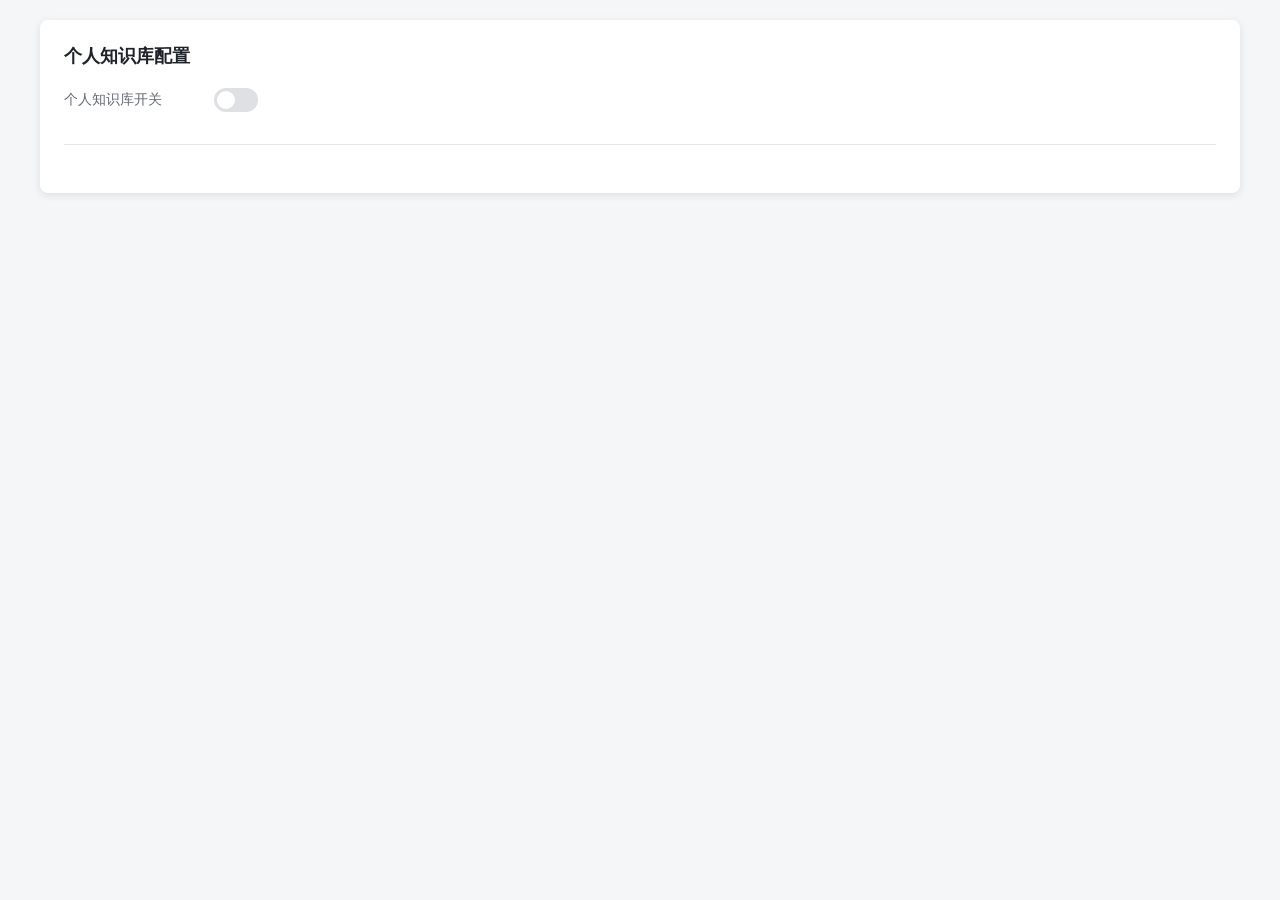
<file: personal_knowledge_base_config.html>
<!DOCTYPE html>
<html lang="zh-CN">
<head>
    <meta charset="UTF-8">
    <meta name="viewport" content="width=device-width, initial-scale=1.0">
    <title>个人知识库配置</title>
    <style>
        * {
            margin: 0;
            padding: 0;
            box-sizing: border-box;
        }

        body {
            font-family: -apple-system, BlinkMacSystemFont, "Segoe UI", Roboto, "Helvetica Neue", Arial, sans-serif;
            background-color: #f5f6f7;
            padding: 20px;
        }

        .container {
            max-width: 1200px;
            margin: 0 auto;
            background: white;
            border-radius: 8px;
            padding: 24px;
            box-shadow: 0 2px 8px rgba(0, 0, 0, 0.1);
        }

        .section {
            margin-bottom: 32px;
        }

        .section-title {
            font-size: 18px;
            font-weight: 600;
            color: #1f2329;
            margin-bottom: 20px;
        }

        .form-group {
            display: flex;
            align-items: center;
            margin-bottom: 20px;
        }

        .form-label {
            width: 150px;
            font-size: 14px;
            color: #646a73;
            display: flex;
            align-items: center;
            gap: 4px;
        }

        .form-label .info-icon {
            color: #8f959e;
            cursor: help;
            font-size: 12px;
        }

        .form-control {
            flex: 1;
        }

        select, input[type="text"], input[type="number"] {
            width: 100%;
            height: 36px;
            padding: 0 12px;
            border: 1px solid #dee0e3;
            border-radius: 4px;
            font-size: 14px;
            color: #1f2329;
            background-color: white;
            transition: border-color 0.2s;
        }

        select:hover, input:hover {
            border-color: #c9cdd4;
        }

        select:focus, input:focus {
            outline: none;
            border-color: #3370ff;
            box-shadow: 0 0 0 3px rgba(51, 112, 255, 0.1);
        }

        .toggle-switch {
            position: relative;
            display: inline-block;
            width: 44px;
            height: 24px;
        }

        .toggle-switch input {
            opacity: 0;
            width: 0;
            height: 0;
        }

        .toggle-slider {
            position: absolute;
            cursor: pointer;
            top: 0;
            left: 0;
            right: 0;
            bottom: 0;
            background-color: #dee0e3;
            transition: 0.3s;
            border-radius: 24px;
        }

        .toggle-slider:before {
            position: absolute;
            content: "";
            height: 18px;
            width: 18px;
            left: 3px;
            bottom: 3px;
            background-color: white;
            transition: 0.3s;
            border-radius: 50%;
        }

        input:checked + .toggle-slider {
            background-color: #3370ff;
        }

        input:checked + .toggle-slider:before {
            transform: translateX(20px);
        }

        .radio-group {
            display: flex;
            gap: 32px;
        }

        .radio-item {
            display: flex;
            align-items: center;
            gap: 8px;
            cursor: pointer;
        }

        .radio-item input[type="radio"] {
            width: 16px;
            height: 16px;
            cursor: pointer;
        }

        .radio-item label {
            font-size: 14px;
            color: #1f2329;
            cursor: pointer;
        }

        .config-box {
            border: 1px solid #dee0e3;
            border-radius: 8px;
            padding: 24px;
            margin-bottom: 24px;
            background-color: #fafbfc;
        }

        .config-box-title {
            font-size: 16px;
            font-weight: 600;
            color: #1f2329;
            margin-bottom: 20px;
        }

        .divider {
            height: 1px;
            background-color: #e3e5e8;
            margin: 24px 0;
        }

        .modal-section {
            margin-bottom: 24px;
        }

        .modal-section-title {
            font-size: 14px;
            color: #1f2329;
            margin-bottom: 16px;
            padding-left: 8px;
            border-left: 3px solid #3370ff;
            font-weight: 500;
        }

        .example-text {
            font-size: 12px;
            color: #8f959e;
            margin-left: 8px;
        }

        .required {
            color: #ff6b6b;
            margin-left: 4px;
        }

        input[type="number"] {
            -moz-appearance: textfield;
        }

        input[type="number"]::-webkit-outer-spin-button,
        input[type="number"]::-webkit-inner-spin-button {
            -webkit-appearance: none;
            margin: 0;
        }

        .config-panels {
            transition: all 0.3s ease;
            overflow: hidden;
        }

        .config-panels.hidden {
            max-height: 0;
            opacity: 0;
            margin: 0;
        }

        .config-panels.visible {
            max-height: 2000px;
            opacity: 1;
        }
    </style>
</head>
<body>
    <div class="container">
        <div class="section">
            <div class="section-title">个人知识库配置</div>
            
            <div class="form-group">
                <div class="form-label">
                    个人知识库开关
                </div>
                <div class="form-control">
                    <label class="toggle-switch">
                        <input type="checkbox" id="knowledgeBaseEnabled" onchange="toggleConfigPanels()">
                        <span class="toggle-slider"></span>
                    </label>
                </div>
            </div>
        </div>

        <div class="divider"></div>

        <!-- 配置面板区域 -->
        <div id="configPanels" class="config-panels hidden">
            <div class="section">
                <div class="form-group">
                    <div class="form-label">集合名称</div>
                    <div class="form-control">
                        <input type="text" id="collectionName" value="personal_knowledge_base" placeholder="请输入集合名称">
                    </div>
                </div>
            </div>

            <div class="divider"></div>

            <div class="section">
                <div class="config-box">
                    <div class="config-box-title">分段配置</div>
                    
                    <!-- 分段规则直接展开 -->
                    <div class="modal-section">
                        <div class="modal-section-title">分段规则</div>
                        
                        <div class="form-group">
                            <div class="form-label">
                                分段规则
                                <span class="required">*</span>
                            </div>
                            <div class="form-control">
                                <div class="radio-group">
                                    <div class="radio-item">
                                        <input type="radio" id="autoChunk" name="chunkType" value="auto" onchange="updateChunkConfig()">
                                        <label for="autoChunk">自动分段 <span class="info-icon">ⓘ</span></label>
                                    </div>
                                    <div class="radio-item">
                                        <input type="radio" id="customChunk" name="chunkType" value="custom" checked onchange="updateChunkConfig()">
                                        <label for="customChunk">自定义分段 <span class="info-icon">ⓘ</span></label>
                                    </div>
                                    <div class="radio-item">
                                        <input type="radio" id="hierarchyChunk" name="chunkType" value="hierarchy" onchange="updateChunkConfig()">
                                        <label for="hierarchyChunk">层级分段 <span class="info-icon">ⓘ</span></label>
                                    </div>
                                </div>
                            </div>
                        </div>
                    </div>

                    <!-- 自定义分段配置 -->
                    <div class="modal-section" id="customChunkConfig">
                        <div class="modal-section-title">自定义分段配置</div>
                        
                        <div class="form-group">
                            <div class="form-label">
                                分段标识符
                                <span class="required">*</span>
                            </div>
                            <div class="form-control">
                                <input type="text" id="separator" value="\n" placeholder="例如: \n">
                            </div>
                        </div>

                        <div class="form-group">
                            <div class="form-label">
                                最大分块长度%
                                <span class="required">*</span>
                            </div>
                            <div class="form-control">
                                <input type="number" id="maxChunkSize" value="800" min="100" max="2000" placeholder="例如: 800">
                            </div>
                        </div>

                        <div class="form-group">
                            <div class="form-label">
                                分块重叠度
                                <span class="required">*</span>
                            </div>
                            <div class="form-control">
                                <input type="number" id="chunkOverlapDegree" value="10" min="0" max="100" placeholder="例如: 10">
                            </div>
                        </div>

                        <div class="form-group">
                            <div class="form-label">分块重叠数</div>
                            <div class="form-control">
                                <input type="number" id="chunkOverlap" value="80" min="0" placeholder="例如: 80">
                            </div>
                        </div>

                        <div class="form-group">
                            <div class="form-label">移除多余空格</div>
                            <div class="form-control">
                                <label class="toggle-switch">
                                    <input type="checkbox" id="removeExtraSpaces">
                                    <span class="toggle-slider"></span>
                                </label>
                            </div>
                        </div>

                        <div class="form-group">
                            <div class="form-label">移除URL和邮箱</div>
                            <div class="form-control">
                                <label class="toggle-switch">
                                    <input type="checkbox" id="removeUrlsEmails">
                                    <span class="toggle-slider"></span>
                                </label>
                            </div>
                        </div>
                    </div>

                    <!-- 层级分段配置 -->
                    <div class="modal-section" id="hierarchyChunkConfig" style="display: none;">
                        <div class="modal-section-title">层级分段配置</div>
                        
                        <div class="form-group">
                            <div class="form-label">
                                分段层级
                                <span class="required">*</span>
                            </div>
                            <div class="form-control">
                                <input type="number" id="hierarchyLevel" value="3" min="1" max="10" placeholder="例如: 3">
                            </div>
                        </div>

                        <div class="form-group">
                            <div class="form-label">检索切片保留层级关系</div>
                            <div class="form-control">
                                <label class="toggle-switch">
                                    <input type="checkbox" id="keepHierarchy">
                                    <span class="toggle-slider"></span>
                                </label>
                            </div>
                        </div>
                    </div>
                </div>

                <div class="config-box">
                    <div class="config-box-title">检索配置</div>
                    
                    <div class="form-group">
                        <div class="form-label">检索策略</div>
                        <div class="form-control">
                            <select id="retrieverStrategy">
                                <option value="vector">向量检索</option>
                                <option value="keyword">关键词检索</option>
                                <option value="hybrid" selected>混合检索</option>
                            </select>
                        </div>
                    </div>

                    <div class="form-group">
                        <div class="form-label">最大返回数量</div>
                        <div class="form-control">
                            <input type="number" id="maxReturnCount" value="5" min="1" max="50">
                        </div>
                    </div>

                    <div class="form-group">
                        <div class="form-label">最小匹配度</div>
                        <div class="form-control">
                            <input type="number" id="minMatchDegree" value="0.5" min="0" max="1" step="0.1">
                        </div>
                    </div>

                    <div class="form-group">
                        <div class="form-label">查询改写</div>
                        <div class="form-control">
                            <label class="toggle-switch">
                                <input type="checkbox" id="queryRewrite">
                                <span class="toggle-slider"></span>
                            </label>
                        </div>
                    </div>

                    <div class="form-group">
                        <div class="form-label">结果重排序</div>
                        <div class="form-control">
                            <label class="toggle-switch">
                                <input type="checkbox" id="resultRerank">
                                <span class="toggle-slider"></span>
                            </label>
                        </div>
                    </div>
                </div>
            </div>
        </div>
    </div>

    <script>
        // 切换配置面板显示/隐藏
        function toggleConfigPanels() {
            const enabled = document.getElementById('knowledgeBaseEnabled').checked;
            const panels = document.getElementById('configPanels');
            
            if (enabled) {
                panels.classList.remove('hidden');
                panels.classList.add('visible');
            } else {
                panels.classList.remove('visible');
                panels.classList.add('hidden');
            }
        }

        // 更新分段配置显示
        function updateChunkConfig() {
            const chunkType = document.querySelector('input[name="chunkType"]:checked').value;
            const customConfig = document.getElementById('customChunkConfig');
            const hierarchyConfig = document.getElementById('hierarchyChunkConfig');
            
            if (chunkType === 'custom') {
                customConfig.style.display = 'block';
                hierarchyConfig.style.display = 'none';
            } else if (chunkType === 'hierarchy') {
                customConfig.style.display = 'none';
                hierarchyConfig.style.display = 'block';
            } else {
                customConfig.style.display = 'none';
                hierarchyConfig.style.display = 'none';
            }
        }

        // 获取完整配置
        function getFullConfig() {
            const enabled = document.getElementById('knowledgeBaseEnabled').checked;
            
            if (!enabled) {
                return {
                    enabled: false,
                    collectionName: 'personal_knowledge_base',
                    retriever: {
                        strategy: null,
                        maxReturnCount: 5,
                        minMatchDegree: 0.5,
                        queryRewrite: false,
                        resultRerank: false
                    },
                    strategy: null
                };
            }

            const config = {
                enabled: true,
                collectionName: document.getElementById('collectionName').value,
                retriever: {
                    strategy: document.getElementById('retrieverStrategy').value,
                    maxReturnCount: parseInt(document.getElementById('maxReturnCount').value),
                    minMatchDegree: parseFloat(document.getElementById('minMatchDegree').value),
                    queryRewrite: document.getElementById('queryRewrite').checked,
                    resultRerank: document.getElementById('resultRerank').checked
                },
                strategy: getChunkStrategy()
            };

            return config;
        }

        // 获取分段策略配置
        function getChunkStrategy() {
            const chunkType = document.querySelector('input[name="chunkType"]:checked').value;
            
            if (chunkType === 'custom') {
                return {
                    type: 'custom',
                    separator: document.getElementById('separator').value,
                    maxChunkSize: parseInt(document.getElementById('maxChunkSize').value),
                    chunkOverlapDegree: parseInt(document.getElementById('chunkOverlapDegree').value),
                    chunkOverlap: parseInt(document.getElementById('chunkOverlap').value),
                    removeExtraSpaces: document.getElementById('removeExtraSpaces').checked,
                    removeUrlsEmails: document.getElementById('removeUrlsEmails').checked
                };
            } else if (chunkType === 'hierarchy') {
                return {
                    type: 'hierarchy',
                    hierarchyLevel: parseInt(document.getElementById('hierarchyLevel').value),
                    keepHierarchy: document.getElementById('keepHierarchy').checked
                };
            } else {
                return {
                    type: 'auto'
                };
            }
        }

        // 初始化页面
        document.addEventListener('DOMContentLoaded', function() {
            // 默认隐藏配置面板
            toggleConfigPanels();
        });

        // 监听配置变化，自动打印到控制台
        document.addEventListener('change', function() {
            console.log('当前配置:', getFullConfig());
        });
    </script>
</body>
</html>
</file>
<file: words/styles.css>
*{box-sizing:border-box}html{scroll-behavior:smooth}body{margin:0;background:#eee9df;color:#1f1c18;font-family:"Songti SC","STSong","Noto Serif SC",Georgia,serif;-webkit-font-smoothing:antialiased}button,a{font:inherit;color:inherit}.masthead{position:sticky;top:0;z-index:20;height:60px;display:grid;grid-template-columns:1fr auto 1fr;align-items:center;padding:0 22px;background:rgba(238,233,223,.9);backdrop-filter:blur(18px);border-bottom:1px solid rgba(31,28,24,.08)}.back{text-decoration:none;font-size:21px}.brand{font-size:14px;letter-spacing:.18em}.index-toggle{justify-self:end;border:0;background:transparent;cursor:pointer}.hero{max-width:1240px;margin:0 auto;padding:76px 28px 64px;transition:padding .28s ease,opacity .22s ease}.eyebrow{font:12px/1.4 ui-monospace,SFMono-Regular,Menlo,monospace;letter-spacing:.17em;color:#7c756a;margin:0 0 20px}.hero h1{margin:0;font-size:clamp(54px,8vw,104px);font-weight:400;letter-spacing:.06em;line-height:.95}.archive-layout{max-width:1240px;margin:0 auto 110px;padding:0 28px;display:block}.catalog-pane{min-width:0;transition:width .28s ease}.timeline{padding:0}.year-block{display:grid;grid-template-columns:92px 1fr;gap:28px;padding:30px 0;border-top:1px solid rgba(31,28,24,.11)}.year{position:sticky;top:82px;align-self:start;font:22px/1 ui-monospace,SFMono-Regular,Menlo,monospace;color:#5c574f}.works{display:grid;gap:2px}.work-link{position:relative;display:grid;grid-template-columns:minmax(0,1fr) auto;gap:16px;align-items:baseline;padding:12px 2px;text-decoration:none;border-bottom:1px dashed rgba(31,28,24,.08);cursor:pointer;transition:background .18s ease,padding .18s ease,color .18s ease}.work-link:hover{background:rgba(255,255,255,.28);padding-left:10px;padding-right:10px}.work-title{font-size:18px}.work-date{font:11px/1.3 ui-monospace,SFMono-Regular,Menlo,monospace;color:#8b8378}.work-link.is-active{background:rgba(64,84,76,.09);padding-left:12px;padding-right:10px;color:#203d36}.work-link.is-active:before{content:"";position:absolute;left:0;top:9px;bottom:9px;width:2px;background:#4f6e64}.afterword{border-top:1px solid rgba(31,28,24,.11);padding-top:40px}.then{margin:0;font-size:clamp(25px,3vw,36px);line-height:1.5}.silence{height:clamp(180px,22vw,320px)}.reopen{margin:0;color:#70695f;font-size:15px;line-height:1.8}.reopen span{display:block;font:12px/1.4 ui-monospace,SFMono-Regular,Menlo,monospace;letter-spacing:.12em;margin-bottom:7px}.reader{display:none;min-width:0;overflow:visible;border:1px solid rgba(31,28,24,.09);background:radial-gradient(circle at 82% 14%,rgba(118,139,129,.16),transparent 33%),radial-gradient(circle at 12% 86%,rgba(169,133,94,.11),transparent 34%),linear-gradient(145deg,#faf7f0 0%,#f4efe5 58%,#ece5d9 100%);box-shadow:0 22px 70px rgba(54,46,35,.08),inset 0 1px 0 rgba(255,255,255,.7);padding:70px clamp(34px,4vw,70px) 74px;animation:readerIn .28s ease}.reader:before{content:"";position:absolute;inset:0;pointer-events:none;opacity:.18;background-image:repeating-linear-gradient(0deg,rgba(67,56,45,.025) 0,rgba(67,56,45,.025) 1px,transparent 1px,transparent 4px),repeating-linear-gradient(90deg,rgba(255,255,255,.035) 0,rgba(255,255,255,.035) 1px,transparent 1px,transparent 5px)}.reader.active{display:block;position:relative}.reader-empty{display:none}.poem-wrap{position:relative;z-index:1;max-width:760px;margin:0 auto}.poem-head{display:grid;grid-template-columns:1fr auto;gap:20px;align-items:end;margin-bottom:64px;padding-bottom:22px;border-bottom:1px solid rgba(31,28,24,.08)}.poem-title{font-size:clamp(27px,4vw,46px);font-weight:400;letter-spacing:.04em;margin:0}.poem-meta{font:11px/1.7 ui-monospace,SFMono-Regular,Menlo,monospace;color:#7d756b;text-align:right}.poem-body{min-height:42vh;font-size:19px;line-height:2.1;white-space:pre-wrap;text-wrap:pretty}.layout-center .poem-body{text-align:center}.layout-narrow .poem-body{max-width:520px;margin:0 auto}.layout-left .poem-body{max-width:610px;margin:0 auto}.layout-airy .poem-body{line-height:2.42}.layout-fish{background:radial-gradient(circle at 50% 42%,rgba(87,112,105,.22),transparent 34%),radial-gradient(circle at 78% 16%,rgba(98,114,145,.12),transparent 30%),linear-gradient(160deg,#edf1eb 0%,#e8eee8 44%,#e5e3da 100%)}.layout-fish .poem-body{max-width:650px;margin:0 auto;text-align:center;line-height:1.92}.fish-line{display:block;margin-inline:auto}.poem-actions{margin-top:74px;padding-top:22px;border-top:1px solid rgba(31,28,24,.08);display:flex;justify-content:space-between;gap:20px}.poem-actions button{border:0;background:transparent;cursor:pointer;color:#6d665c;padding:0}.footer{max-width:1240px;margin:0 auto;padding:52px 28px 90px;border-top:1px solid rgba(31,28,24,.08);display:flex;justify-content:space-between;color:#8b8379;font:11px/1.6 ui-monospace,SFMono-Regular,Menlo,monospace}.drawer{position:fixed;z-index:40;top:0;right:0;width:min(420px,90vw);height:100vh;background:#f1ece2;transform:translateX(100%);transition:.28s ease;padding:22px 24px 36px;overflow:auto;border-left:1px solid rgba(0,0,0,.08)}.drawer.open{transform:translateX(0)}.drawer-head{display:flex;justify-content:space-between;align-items:center;margin-bottom:24px}.drawer-head button{border:0;background:transparent;font-size:28px;cursor:pointer}.drawer nav{display:grid}.drawer nav a{padding:12px 0;text-decoration:none;border-bottom:1px solid rgba(0,0,0,.06)}.scrim{position:fixed;z-index:30;inset:0;background:rgba(0,0,0,.18)}body.lock{overflow:hidden}@keyframes readerIn{from{opacity:0;transform:translateX(18px)}to{opacity:1;transform:none}}@media(min-width:901px){body.reading .hero{padding-top:40px;padding-bottom:34px}body.reading .hero h1{font-size:clamp(46px,5.8vw,76px)}body.reading .archive-layout{max-width:1440px;display:grid;grid-template-columns:minmax(320px,.36fr) minmax(580px,.64fr);gap:30px;align-items:start}body.reading .catalog-pane{padding-right:8px}body.reading .reader{display:block;position:relative;top:auto;min-height:calc(100vh - 120px)}body.reading .year-block{grid-template-columns:70px 1fr;gap:18px;padding:22px 0}body.reading .work-title{font-size:16px}body.reading .afterword{display:none}body.reading .poem-actions button:first-child{display:inline}body.reading .footer{max-width:1440px}.index-toggle{visibility:hidden}}@media(max-width:900px){.archive-layout{padding:0 20px}.reader{position:relative;top:auto;display:none;min-height:auto;margin-top:12px;padding:60px 22px 84px}.reader.active{display:block}.year-block{grid-template-columns:66px 1fr}.poem-head{grid-template-columns:1fr;margin-bottom:48px}.poem-meta{text-align:left}.poem-body{font-size:18px;line-height:2.05}.afterword{padding-bottom:30px}.silence{height:120px}body.reading .catalog-pane{display:none}body.reading .reader{display:block}.poem-actions button:first-child{display:inline}}@media(max-width:620px){.masthead{height:56px;padding:0 16px}.hero{padding:54px 20px 48px}.hero h1{font-size:52px}.archive-layout{padding:0 16px;margin-bottom:72px}.year-block{grid-template-columns:1fr;gap:12px;padding:22px 0}.year{position:static;font-size:18px}.work-title{font-size:17px}.work-date{font-size:10px}.reader{padding:52px 18px 68px;border-left:0;border-right:0}.poem-title{font-size:30px}.footer{padding:44px 20px 70px;flex-direction:column;gap:4px}.layout-fish .poem-body{font-size:14px;line-height:1.82}}
</file>
<file: words/reading.css>
/* Desktop reading mode: two true scroll regions. The pointer naturally decides which pane scrolls. */
@media (min-width: 901px) {
  body.reading {
    height: 100vh;
    overflow: hidden;
  }

  body.reading main {
    height: calc(100vh - 60px);
    overflow: hidden;
  }

  body.reading .hero,
  body.reading .footer {
    display: none;
  }

  body.reading .archive-layout {
    width: min(1440px, 100%);
    max-width: 1440px;
    height: calc(100vh - 60px);
    margin: 0 auto;
    padding: 22px 28px 26px;
    display: grid;
    grid-template-columns: minmax(320px, .36fr) minmax(580px, .64fr);
    gap: 30px;
    align-items: stretch;
    overflow: hidden;
  }

  body.reading .catalog-pane,
  body.reading .reader {
    min-height: 0;
    height: 100%;
    overflow-y: auto;
    overflow-x: hidden;
    overscroll-behavior: contain;
    scrollbar-gutter: stable;
    scrollbar-width: thin;
    scrollbar-color: rgba(72,68,60,.24) transparent;
  }

  body.reading .catalog-pane {
    padding: 0 12px 28px 0;
  }

  body.reading .reader {
    display: block;
    position: relative;
    top: auto;
    min-height: 0;
    padding-top: 58px;
  }

  body.reading .catalog-pane::-webkit-scrollbar,
  body.reading .reader::-webkit-scrollbar {
    width: 7px;
  }

  body.reading .catalog-pane::-webkit-scrollbar-thumb,
  body.reading .reader::-webkit-scrollbar-thumb {
    background: rgba(72,68,60,.2);
    border-radius: 999px;
  }

  body.reading .catalog-pane::-webkit-scrollbar-track,
  body.reading .reader::-webkit-scrollbar-track {
    background: transparent;
  }

  body.reading .year {
    position: static;
  }

  body.reading .afterword {
    display: block;
  }

  body.reading .poem-actions button:first-child {
    display: inline;
  }
}
</file>
<file: words/stats.css>
.poem-stats{display:flex;justify-content:flex-end;align-items:center;gap:7px;margin-top:7px;color:rgba(61,56,50,.56);font:11px/1.4 -apple-system,BlinkMacSystemFont,"Segoe UI","PingFang SC","Hiragino Sans GB","Microsoft YaHei",sans-serif;letter-spacing:.01em;white-space:nowrap}.poem-views{display:inline-flex;align-items:center}.poem-stats-separator{font-size:10px;opacity:.34}.poem-like{display:inline-flex;align-items:center;gap:4px;padding:1px 0;border:0;background:transparent;color:inherit;font:inherit;cursor:pointer;transition:color .18s ease,opacity .18s ease}.poem-like:hover{color:rgba(50,79,70,.82)}.poem-like.is-liked{color:rgba(126,68,65,.88)}.poem-like:disabled{cursor:default;opacity:.5}.poem-like-icon{font-family:Georgia,"Times New Roman",serif;font-size:14px;line-height:1;transform:translateY(-.4px)}.poem-stats.is-loading{opacity:.38}.poem-stats.is-unavailable{opacity:.18}.poem-stats.is-unavailable .poem-like{pointer-events:none}@media(max-width:900px){.poem-stats{justify-content:flex-start;margin-top:6px;font-size:11px}.poem-like-icon{font-size:14px}}
</file>
